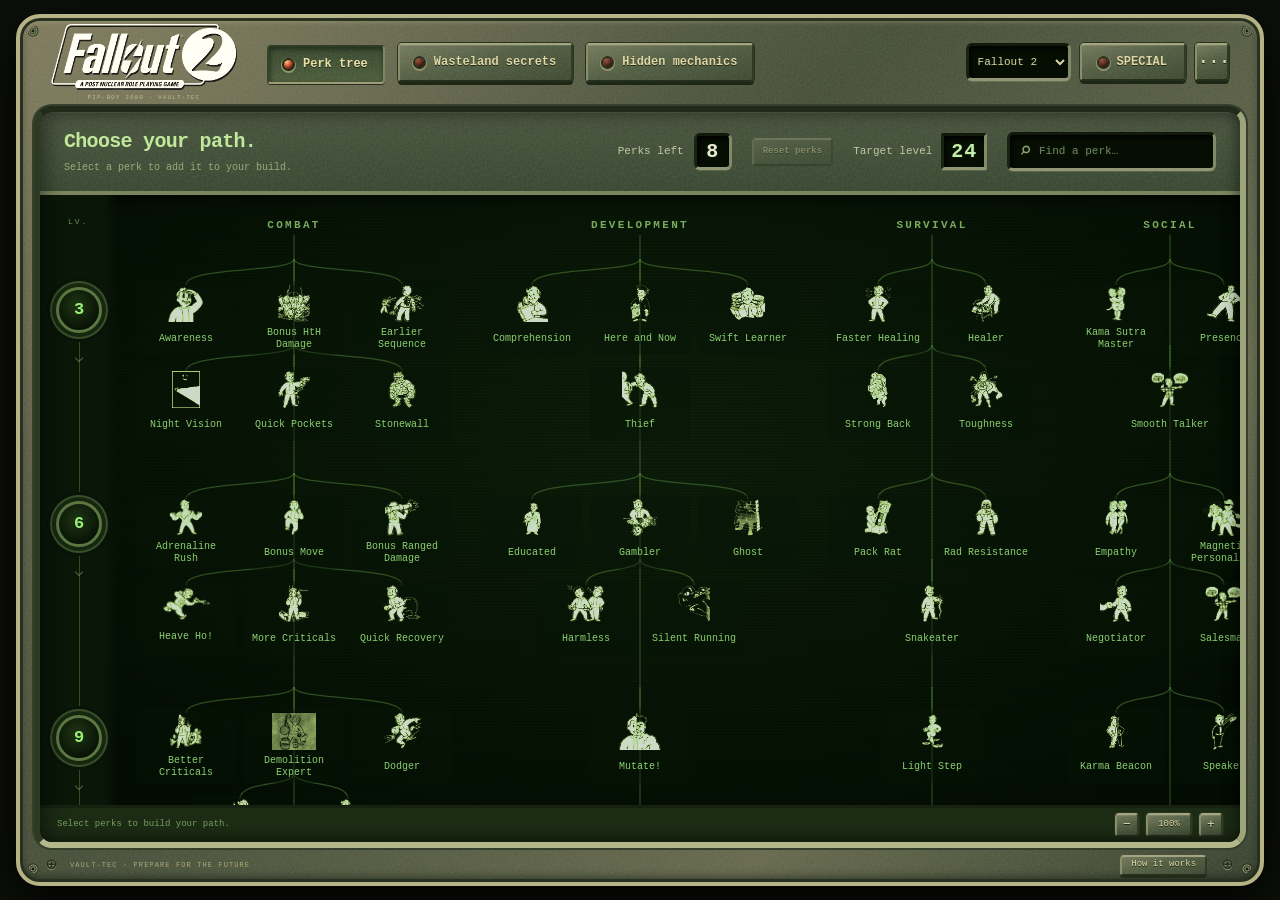
<file: index.html>
<!doctype html>
<html lang="en">
<head>
  <meta charset="utf-8">
  <meta name="viewport" content="width=device-width, initial-scale=1">
  <meta name="theme-color" content="#20271f">
  <meta name="description" content="An offline Fallout 1 and Fallout 2 perk tree and character build planner.">
  <title>Fallout 2 · Perk Planner</title>
  <link rel="stylesheet" href="styles.css?v=9b3b60811dff">
  <link rel="stylesheet" href="tree.css?v=6f67f9fd2664">
  <link rel="stylesheet" href="pipboy.css?v=9ef65644df32">
  <script defer src="data.js?v=2eb8fb85fd30"></script>
  <script defer src="fallout1-data.js?v=6dfb312506f7"></script>
  <script defer src="mechanics.js?v=7edeee1583d0"></script>
  <script defer src="engine.js?v=21d0af8a2d10"></script>
  <script defer src="app.js?v=19185a6eefec"></script>
</head>
<body>
  <div class="chassis">
    <header class="masthead">
      <a class="brand" href="#" aria-label="Fallout 2 perk planner"><span><img id="fallout1-logo" class="brand-logo" src="branding/fallout1-logo.png" alt="Fallout" hidden><img id="fallout2-logo" class="brand-logo" src="branding/fallout2-logo.png" alt="Fallout 2"><span class="device-model">PIP-BOY 2000 · VAULT-TEC</span></span></a>
      <nav class="tabs" aria-label="Sections"><button data-tab="build" class="tab active" aria-selected="true">Perk tree</button><button data-tab="secrets" class="tab" aria-selected="false"><span class="tab-long">Wasteland secrets</span><span class="tab-short">Secrets</span></button><button data-tab="mechanics" class="tab" aria-selected="false"><span class="tab-long">Hidden mechanics</span><span class="tab-short">Mechanics</span></button></nav>
      <div class="header-actions"><select id="game-select" aria-label="Game" title="Switch game; each has a separate saved build"><option value="fallout1">Fallout 1</option><option value="fallout2" selected>Fallout 2</option></select><button id="open-build" class="metal-button" data-open="character-dialog">SPECIAL</button><button class="icon-button more-button" data-open="file-dialog" aria-label="Save, load and help" title="Save, load and help">···</button></div>
    </header>
    <main>
      <div id="build-view" class="tab-view">
        <section class="tree-toolbar" aria-label="Tree settings">
          <div class="tree-intro"><h1>Choose your path.</h1><p>Select a perk to add it to your build.</p></div>
          <div class="tree-options"><div class="perk-budget" id="perk-budget" role="status">Perks left <strong id="perk-available">8</strong></div><button id="reset-perks" class="metal-button reset-button" title="Clear all selected perks and ranks">Reset perks</button><label class="target-control">Target level <input id="target-level" type="number" min="2" max="99" value="24" aria-label="Target level"></label><label class="search-field"><span aria-hidden="true">⌕</span><input id="perk-search" type="search" placeholder="Find a perk…" aria-label="Find a perk in the tree"></label></div>
        </section>
        <section class="tree-shell" aria-label="Perk tree">
          <div id="map-scroll" class="map-scroll" tabindex="0" aria-label="Vertical perk tree. Levels on the left, development branches on the right."><div id="level-map" class="level-map"></div></div>
          <div class="tree-bottom"><span id="tree-selection-hint">Select perks to build your path.</span><div class="zoom-controls"><button id="zoom-out" aria-label="Zoom out">−</button><button id="zoom-reset" title="Reset zoom"><span id="zoom-label">100%</span></button><button id="zoom-in" aria-label="Zoom in">+</button></div></div>
        </section>
      </div>
      <section id="secrets-view" class="tab-view" hidden><div class="archive-intro"><span class="eyebrow">SOME REWARDS TAKE MORE THAN LEVELS</span><h2 id="archive-title">The wasteland has its own rewards.</h2><p id="archive-description">Event perks, implants and unusual reputations. These use no perk picks. Mark what you find in this separate checklist.</p></div><div class="archive-toolbar"><label class="search-field"><span>⌕</span><input id="secret-search" type="search" placeholder="Name or location…" aria-label="Search event perks"></label><div class="section-actions"><span id="secret-counter"></span><button id="reset-secrets" class="metal-button reset-button" title="Clear discoveries in this checklist; keep scheduled upgrades">Reset secrets</button></div></div><div id="secret-grid" class="secret-grid"></div></section>
      <section id="mechanics-view" class="tab-view" hidden><div class="archive-intro"><span class="eyebrow">THE DETAILS THE MANUAL LEFT OUT</span><h2>Know what the numbers hide.</h2><p id="mechanics-description"></p></div><div id="mechanics-grid" class="mechanics-grid"></div><p class="mechanics-footnote">Original game rules, checked against Fallout Wiki and the engine sources. Community patches can change these mechanics.</p></section>
    </main>
    <div class="bottom-rim"><span>⊕</span><span>VAULT-TEC · PREPARE FOR THE FUTURE</span><button data-open="rules-dialog" class="text-button">How it works</button><span>⊕</span></div>
  </div>

  <dialog id="character-dialog" class="drawer wide-drawer" aria-labelledby="character-title"><div class="drawer-heading"><h2 id="character-title">SPECIAL <span>Character and planned perks</span></h2><button class="close-button" data-close aria-label="Close SPECIAL" autofocus>×</button></div><div class="drawer-body character-panel">
    <div class="profile-heading"><span class="eyebrow">WASTELANDER</span><input id="character-name" aria-label="Character name" maxlength="60" value="Chosen One"></div>
    <div class="special-heading"><h2>S.P.E.C.I.A.L.</h2><div class="section-actions"><span id="special-budget"></span><button id="reset-special" class="metal-button reset-button" title="Restore base attributes to 5; keep traits and upgrades">Reset SPECIAL</button></div></div>
    <div id="special-controls" class="special-controls"></div>
    <div class="section-title"><h3>TRAITS</h3><div class="section-actions"><span id="trait-count">0 / 2</span><button id="reset-traits" class="metal-button reset-button" title="Clear starting traits; keep base attributes and planned perks">Reset traits</button></div></div>
    <div id="trait-controls" class="trait-controls"></div>
    <label id="night-person-settings" class="inline-label" hidden>Night Person timing<select id="planning-time" aria-label="Night Person planning time"><option value="day">Daytime</option><option value="night">Night · 18:00</option></select></label>
    <div class="section-title"><h3>SKILLS</h3><div class="section-actions"><span id="tag-count">0 / 3 tagged</span><button id="reset-skills" class="metal-button reset-button" title="Clear optional skill goals; keep tag skills and perk training">Reset skills</button></div></div>
    <section class="screen skills-screen"><div class="skill-point-budget" role="status" title="Planning budget: total earned by your target minus planned skill training. The separate unspent bank is what you carry at the target level; leveling caps it at 99. Assigning earlier training can use points otherwise lost to that cap."><div class="skill-point-heading"><span>Skill points left</span><small id="skill-points-level">At target level</small></div><strong id="skill-points-remaining">000</strong><div class="skill-point-breakdown"><span>Earned <b id="skill-points-earned">0</b></span><span>Spent <b id="skill-points-spent">0</b></span><span>Unspent bank <b id="skill-points-available">0</b></span><span id="skill-points-loss" hidden>Lost to cap <b id="skill-points-lost">0</b></span></div></div><div class="skills-panel-legend"><span>Tag up to 3 skills</span><span>At target → Goal</span></div><div id="skills-grid" class="skills-grid"></div><p class="section-note">Perk requirements get skill points first. Optional goals use the remaining budget.</p><details class="training-details"><summary>Training plan by level</summary><div id="training-plan"></div></details></section>
    <details class="side-details" id="operations-section"><summary><span>Operations and upgrades</span><span class="section-actions"><button id="reset-upgrades" class="metal-button reset-button" title="Clear all scheduled operations and upgrades">Reset upgrades</button></span></summary><p class="small-note">Set the first level at which an upgrade applies, before receiving skill points and choosing a perk.</p><div id="operation-controls" class="operation-controls"></div></details>
    <section class="selected-perks-section" id="selected-perks-section" aria-labelledby="selected-perks-title"><div class="section-title"><h3 id="selected-perks-title">PLANNED PERKS</h3><div class="section-actions"><span id="selected-count">0</span><button id="reset-planned-perks" class="metal-button reset-button" title="Clear all selected perks and ranks">Reset perks</button></div></div><div id="planned-picks" class="planned-picks"></div></section>
  </div></dialog>

  <dialog id="rules-dialog" class="drawer wide-drawer" aria-labelledby="rules-title"><div class="drawer-heading"><h2 id="rules-title">How it works</h2><button class="close-button" data-close aria-label="Close field manual" autofocus>×</button></div><div class="drawer-body rules-view">
    <p class="tree-rule">Levels are on the left, available perks on the right. Lines group development branches; they do not represent required perk dependencies. Click a perk to select it, and click again to remove it. The “i” button opens the perk in SPECIAL. Click a planned perk to expand its missing requirements and preparation in place. Every rank and wanted perk reserves one pick. When no picks remain, remove a perk or raise your target level. Open SPECIAL to edit your character and planned picks.</p>
    <span id="manual-game" class="eyebrow">FIELD MANUAL / FALLOUT 2</span><h2>Knowing the rules is an advantage.</h2>
    <div class="rules-grid" id="fallout1-manual" hidden>
      <article class="screen rule"><h3>01 / Fallout 1 levels and perks</h3><p>53 selectable perks, a maximum level of 21 and a pick every 3 levels, or every 4 with Skilled. Sniper and Slayer unlock at level 18. Action Boy, Bonus Move and Quick Pockets have three ranks.</p><p>The planner always banks every unused perk pick. Spend skipped picks at later eligible levels, including multiple ranks at one level. Each game keeps its own saved build.</p></article>
      <article class="screen rule"><h3>02 / Requirements and upgrades</h3><p>Active chems count toward requirements. Set Buffout, Mentats and Psycho separately for each perk.</p><p>Lorri can improve five SPECIAL stats at Lost Hills. Chuck's fortune can raise Luck; Patrick's song can raise Charisma. Schedule these in Operations and upgrades. Access, costs, dialogue checks and travel time are up to you to plan.</p></article>
      <article class="screen rule"><h3>03 / Fallout 1 skills</h3><p>Original Fallout skill formulas are used, including the rounded-down average of two associated attributes. Skills cap at 200%; each training purchase costs 1 point, and tag skills gain 2% per point. Tag! also grants its fourth skill an immediate +20%.</p><p>Skilled gives +10% to every skill and no extra income. Per-level income is 5 + 2 × permanent IN, −5 with Gifted, +2 per Educated rank. Educated also grants 2 points immediately when selected. The bank cap is 99 when leveling.</p></article>
      <article class="screen rule"><h3>04 / Traits and scope</h3><p>Night Person replaces Fallout 2's Sex Appeal. Select daytime or night at 18:00 for its Perception and Intelligence modifiers; this planning time applies throughout the build, including skill income. Mutate! uses an explicit trait replacement.</p><p>Master Thief, Medic, Mr. Fixit and Speaker use their original Fallout bonuses. Conditional bonuses from Ghost and Survivalist and Master Trader's hidden pricing bonus do not satisfy skill requirements. Books, NPC skill training, withdrawal, addiction and exploits are not modeled.</p></article>
      <article class="screen rule"><h3>05 / Sources</h3><p>Catalog and original artwork: Fallout Wiki. Numeric requirements, skill formulas, trait effects and level-up behavior were checked against fallout1-ce, which recreates the original engine.</p><ul id="source-links-fo1"></ul><p class="small-note">Data checked November 1, 2026. Fallout artwork belongs to its respective owners.</p></article>
    </div>
    <div class="rules-grid" id="fallout2-manual">
      <article class="screen rule"><h3>01 / Levels and picks</h3><p>One perk pick every 3 levels; Skilled changes the interval to 4. A perk's minimum level stays the same. You can postpone a choice, for example using the level 18 pick at level 20.</p><p>The planner always banks every unused perk pick, as modern <a href="https://github.com/sfall-team/sfall/blob/master/sfall/Modules/Perks.cpp" target="_blank" rel="noopener noreferrer">sfall</a> does. Spend skipped picks at later eligible levels, including multiple ranks at one level.</p></article>
      <article class="screen rule"><h3>02 / Chems</h3><p>SPECIAL and skill requirements use active chem effects. Set Buffout, Mentats and Psycho separately for each perk. A perk remains after the effect wears off.</p><p>The wiki confirms the chem rule; fallout2-ce checks current stats. Up to two doses of each chem and the SPECIAL cap of 10 are modeled. Withdrawal, addiction and save/load stacking are not modeled. Temporary Intelligence does not increase skill point income.</p></article>
      <article class="screen rule"><h3>03 / Skill points</h3><p>Per level: 5 + 2 × permanent IN, +5 for Skilled, −5 for Gifted, +2 per Educated rank. Educated and Gain Intelligence help from the next level. ACE upgrades apply from their specified level.</p><p>Three tag skills receive +20% and double training gains. Each training purchase costs 1 point through 100%, then 2 / 3 / 4 / 5 / 6 points above 100 / 125 / 150 / 175 / 200%. Tag! doubles invested gains in a fourth skill without another initial +20%.</p></article>
      <article class="screen rule"><h3>04 / Automatic training</h3><p>The planner trains skills ahead of upcoming perks, then works toward optional skill goals. The unspent bank is capped at 99 points. A perk whose requirements are not met grants no effects to later levels.</p><p>Calculations assume normal difficulty, training without temporary chems and a new character starting at level 1. Books, NPC training and event perk bonuses are not added automatically. The event archive is a checklist. A Zeta scan represents an explicitly selected successful outcome, not a guaranteed bonus.</p></article>
      <article class="screen rule"><h3>05 / Traits and scope</h3><p>Choose up to two traits. Mutate! requires an explicit replacement; changing Skilled changes future perk events. Here and Now grants a level already included in the target and does not create a second free pick at the same level.</p><p>SPECIAL values include starting trait bonuses. The 40-point creation budget counts base stats only. Permanent upgrades and valid Gain perks appear as a separate value at the target level when it differs. Access to cities and surgery at a chosen level is up to you to plan.</p></article>
      <article class="screen rule"><h3>06 / Sources</h3><p>The perk catalog and original artwork come from Fallout Wiki. Numeric requirements, ranks, logical “or” conditions and SPECIAL limits were checked against fallout2-ce, which recreates the original engine.</p><ul id="source-links"></ul><p class="small-note">Fallout artwork belongs to its respective owners. Each perk links to its article; source image URLs are preserved in data.js. Data checked on October 30, 2026.</p></article>
    </div>
  </div></dialog>

  <dialog id="file-dialog" class="menu-dialog" aria-labelledby="file-title"><div class="drawer-heading"><h2 id="file-title">Build and saves</h2><button class="close-button" data-close aria-label="Close menu" autofocus>×</button></div><div class="drawer-body file-actions"><button id="export" class="metal-button">↓ Save build as JSON</button><button id="import" class="metal-button">↑ Load build</button><button id="share" class="metal-button">↗ Copy build link</button><button id="new-build" class="metal-button">＋ New character</button><button data-open="rules-dialog" class="metal-button">? Rules and sources</button><p id="save-status">● LOCAL ARCHIVE</p><input type="file" id="import-file" accept="application/json,.json" hidden></div></dialog>
  <div id="toast" role="status" aria-live="polite"></div>
</body>
</html>
</file>
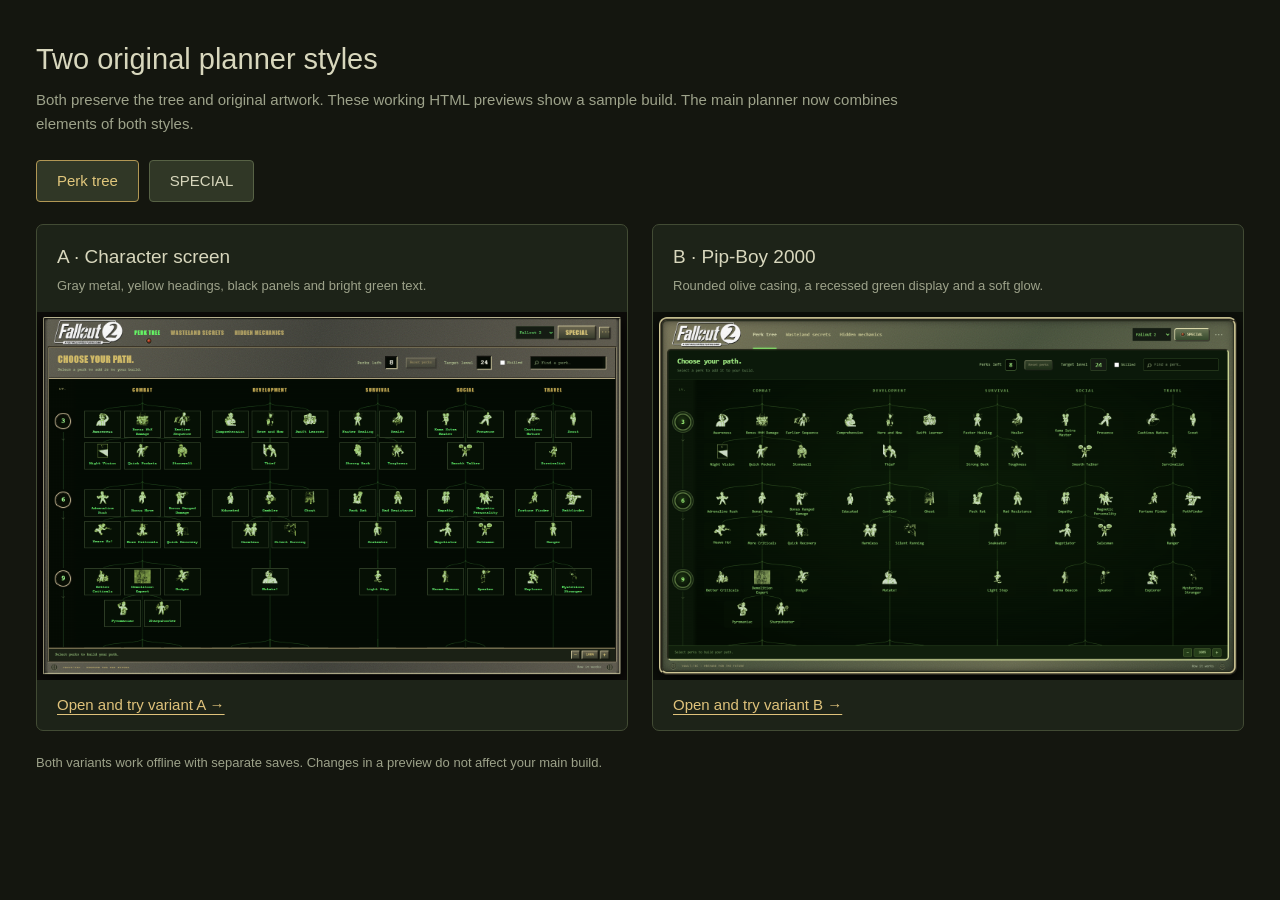
<file: previews/index.html>
<!doctype html>
<html lang="en">
<head>
  <meta charset="utf-8">
  <meta name="viewport" content="width=device-width,initial-scale=1">
  <title>Fallout 2 · Style comparison</title>
  <style>
    * { box-sizing: border-box; } body { margin: 0; padding: 36px; font: 15px/1.6 "Segoe UI", sans-serif; background: #14160f; color: #d8d7bd; }
    h1 { font-size: 29px; margin: 0 0 6px; font-weight: 500; } p { color: #9da28a; margin: 0 0 24px; max-width: 900px; }
    nav { display: flex; gap: 10px; margin-bottom: 22px; } button, a { font: inherit; } button { cursor: pointer; color: #d8d7bd; background: #303726; padding: 8px 20px; border: 1px solid #576245; border-radius: 4px; } button[aria-pressed=true] { color: #e1c77c; border-color: #b19754; }
    main { display: grid; grid-template-columns: 1fr 1fr; gap: 24px; } article { min-width: 0; border: 1px solid #424b34; background: #1d2318; border-radius: 7px; overflow: hidden; } header { padding: 17px 20px 15px; } h2 { margin: 0 0 3px; font-size: 19px; font-weight: 500; } article p { font-size: 13px; margin: 0; } img { width: 100%; display: block; } footer { padding: 13px 20px; } a { color: #dfc27b; text-underline-offset: 4px; }
    .note { margin: 22px 0 0; font-size: 13px; } @media(max-width:850px) { body { padding: 20px; } main { grid-template-columns: 1fr; } h1 { font-size: 24px; } }
  </style>
</head>
<body>
  <h1>Two original planner styles</h1>
  <p>Both preserve the tree and original artwork. These working HTML previews show a sample build. The main planner now combines elements of both styles.</p>
  <nav aria-label="Screen to compare"><button data-view="tree" aria-pressed="true">Perk tree</button><button data-view="special" aria-pressed="false">SPECIAL</button></nav>
  <main>
    <article><header><h2>A · Character screen</h2><p>Gray metal, yellow headings, black panels and bright green text.</p></header><a href="classic.html"><img id="classic-shot" src="classic-tree.png" alt="Variant A: metal interface inspired by the Fallout 1–2 character screen"></a><footer><a href="classic.html">Open and try variant A →</a></footer></article>
    <article><header><h2>B · Pip-Boy 2000</h2><p>Rounded olive casing, a recessed green display and a soft glow.</p></header><a href="pipboy.html"><img id="pipboy-shot" src="pipboy-tree.png" alt="Variant B: a Pip-Boy interface"></a><footer><a href="pipboy.html">Open and try variant B →</a></footer></article>
  </main>
  <p class="note">Both variants work offline with separate saves. Changes in a preview do not affect your main build.</p>
  <script>
    document.querySelectorAll('[data-view]').forEach(button => button.addEventListener('click', () => {
      document.querySelectorAll('[data-view]').forEach(item => item.setAttribute('aria-pressed', String(item === button)));
      ['classic', 'pipboy'].forEach(theme => document.getElementById(theme + '-shot').src = theme + '-' + button.dataset.view + '.png');
    }));
  </script>
</body>
</html>
</file>
<file: styles.css>
@charset "UTF-8";
:root{--bg:#141713;--metal:#3e4237;--ink:#b5bf99;--muted:#929a7c;--green:#b4d98c;--green-bright:#d6f5a9;--amber:#dfba68;--red:#e48f76;--line:#48503b;--screen:#171d15;--mono:"Consolas","Liberation Mono",monospace;--sans:"Arial Narrow","Segoe UI",sans-serif}
*{box-sizing:border-box}body{margin:0;background:radial-gradient(ellipse at 60% 0,#33382d,transparent 65%),#151712;color:var(--ink);font:13px/1.5 var(--mono);min-width:360px}button,input,select{font:inherit}button,a,input,select,summary{-webkit-tap-highlight-color:transparent}button{cursor:pointer}button:disabled{cursor:default;opacity:.45}button,input,select{color:inherit}button{border:1px solid var(--line);background:#272e22}button:hover{border-color:var(--green);color:var(--green-bright)}button:focus-visible,a:focus-visible,input:focus-visible,select:focus-visible,summary:focus-visible,[tabindex]:focus-visible{outline:2px solid var(--amber);outline-offset:3px}input,select{background:#151c13;border:1px solid #46503a;border-radius:2px;padding:7px;min-width:0}input[type=checkbox]{accent-color:#a9ca7c;cursor:pointer}input[type=number]{appearance:textfield;-moz-appearance:textfield}input::-webkit-inner-spin-button,input::-webkit-outer-spin-button{-webkit-appearance:none;margin:0}a{color:var(--amber);text-underline-offset:3px}h1,h2,h3,p{margin:0}h2,h3{font-size:13px;font-weight:normal}button{border-radius:2px}button:active{transform:translateY(1px)}[hidden]{display:none!important}::selection{background:#789453;color:#111}::-webkit-scrollbar{width:8px;height:9px}::-webkit-scrollbar-track{background:#10170f}::-webkit-scrollbar-thumb{background:#555d46;border:2px solid #10170f;border-radius:4px}
.chassis{max-width:1900px;margin:23px auto;border:1px solid #686b58;border-radius:12px 12px 8px 8px;padding:0 12px;background:repeating-linear-gradient(115deg,#fff0 0px,#fff0 2px,#fff1 3px,#fff0 4px),linear-gradient(100deg,#4b4d3e,#34392f 30%,#45483a 80%,#5a5c49);box-shadow:0 25px 70px #0009,inset 1px 1px 2px #b1ae7d77,inset -3px -3px 6px #111a;width:calc(100% - 40px)}
.masthead{height:112px;display:flex;align-items:center;gap:30px;padding:0 24px}.brand{display:flex;align-items:center;gap:13px;text-decoration:none;color:#dfd6ad}.brand-mark{font-family:Arial,sans-serif;font-size:55px;color:#c6ba87;filter:drop-shadow(1px 2px 1px #111)}.brand-title{display:block;font:900 42px/.9 Impact,"Arial Narrow",sans-serif;letter-spacing:-2px;text-shadow:2px 3px 0 #22271e;transform:skew(-5deg)}.brand-two{font-size:53px;letter-spacing:-4px;margin-left:4px;color:#bdb48d}.brand-sub{display:block;font:8px var(--mono);letter-spacing:2px;margin-top:9px}.header-note{font-size:10px;letter-spacing:1px;color:#c0c1a5;border-left:1px solid #7b806055;padding-left:26px}.serial{display:block;color:#92967e;font-size:9px;margin-top:5px}.led{display:inline-block;width:6px;height:6px;background:#a7c27b;box-shadow:0 0 7px #b0d588aa;border-radius:50%;margin-right:6px}.file-actions{display:flex;gap:8px;margin-left:auto}.metal-button{background:linear-gradient(#525545,#353b2e);border:1px solid #767a60;box-shadow:inset 1px 1px #a2a38744,1px 2px #1a2019aa;padding:8px 12px;font-size:11px;color:#d9d5b4}.terminal-strip{margin:0 0 1px;padding:7px 18px;display:flex;justify-content:space-between;background:#22281f;border:1px solid #62694d;box-shadow:inset 0 1px 5px #0006;font-size:9px;letter-spacing:1.7px;color:#9da783}.terminal-strip #save-status{letter-spacing:.6px;color:#a6bd88}.layout{display:grid;grid-template-columns:256px 1fr;background:#252c22;border:1px solid #11190e;box-shadow:0 0 0 1px #6b7151aa}.character-panel{border-right:1px solid #545d40;background:linear-gradient(90deg,#2d3528,#252d22);padding:0 17px;position:relative}.plate-label{display:flex;justify-content:space-between;align-items:center;margin:0 -17px;padding:8px 17px;border-bottom:1px solid #4b533c;background:#363d2e;font-size:10px;letter-spacing:1px;color:#bdc29d}.screw{color:#181f14;font-size:17px;text-shadow:0 1px #6e7553}.profile-heading{margin:21px 0}.eyebrow{font-size:9px;letter-spacing:1.6px;color:var(--muted)}.profile-heading input{width:100%;padding:3px 0 7px;background:transparent;border:0;border-bottom:1px solid #596346;color:#d1dab3;font:24px var(--sans);font-weight:600;border-radius:0;letter-spacing:.5px;margin-top:3px}.special-heading{display:flex;align-items:center;justify-content:space-between;margin-bottom:12px}.special-heading h2{font-size:17px;letter-spacing:2px;color:#d8cea2}.special-heading>span{font-size:10px;color:var(--amber)}.special-row{display:grid;grid-template-columns:28px 1fr 20px 25px 20px 27px;align-items:center;gap:3px;min-height:39px;border-bottom:1px solid #48513b77}.special-letter{font:23px Impact,var(--sans);color:#c4cda4}.special-name{font-size:10px;color:#a7b08c}.special-row button{height:21px;padding:0;color:#c9d5a7;background:#303b27;border-color:#4e5b3d}.special-row input{text-align:center;padding:1px 0;width:25px;background:#11190f;border-color:#11190f;color:#c4dfa2}.effective-stat{color:#c4dfa2;text-align:right;font-size:16px}.stat-improved{color:var(--amber)}.small-note{font-size:10px;line-height:1.65;color:var(--muted);margin-top:10px}.section-title{display:flex;justify-content:space-between;margin:24px 0 10px;align-items:center;letter-spacing:1px}.section-title h3{color:#c3cba8;font-size:11px}.section-title>span{font-size:10px;color:var(--muted)}.trait-controls{display:grid;gap:5px}.trait-option{display:flex;align-items:center;gap:7px;padding:4px 0;font-size:11px}.trait-option input{margin:0}.trait-option span{display:block}.trait-option small{font-size:9px;color:var(--muted)}.trait-selected{color:var(--green)}.trait-others{border:0;margin-top:4px;color:var(--muted);font-size:10px}.trait-others summary{padding:6px 0}.side-details{border-top:1px solid #4c563c;margin-top:17px;padding-top:12px}.side-details>summary{cursor:pointer;font-size:10px;color:#bdc7a0;letter-spacing:.3px}.side-details summary::marker{color:#809063}.side-details[open]>summary{color:var(--amber);margin-bottom:12px}.tag-controls{display:grid;gap:6px;font-size:10px}.tag-controls label{display:flex;align-items:center;gap:5px}.operation-option{font-size:10px;padding:9px 0;border-bottom:1px solid #3f4933}.operation-option label{display:flex;gap:5px;align-items:center}.operation-option .op-level{margin:5px 0 0 20px;display:flex;gap:7px;align-items:center;color:var(--muted)}.operation-option input[type=number]{width:45px;padding:2px 5px}.operation-option small{display:block;color:var(--muted);line-height:1.6;margin-left:20px;margin-top:5px}.inline-label{display:flex;align-items:center;justify-content:space-between;gap:10px;margin:12px 0;font-size:10px}.inline-label input{width:70px}.stack-label{display:grid;gap:7px;font-size:10px;color:var(--muted)}.stack-label select{width:100%;color:var(--ink);font-size:11px}.text-button{display:block;padding:4px 0;border:0;background:none;font-size:10px;text-align:left;color:var(--muted)}.danger-text{color:var(--red)}.sidebar-bottom{display:flex;align-items:center;gap:9px;color:#879373;font-size:8px;line-height:1.8;margin:30px 0 25px}.vault-number{font:24px Impact,var(--sans);border:2px solid #7f8b69;border-radius:50%;width:43px;height:43px;display:grid;place-items:center;flex-shrink:0}main{min-width:0;background:radial-gradient(ellipse at 100% 0,#363e2b44,transparent 50%),#20271e;padding:0 24px}.intro{display:flex;justify-content:space-between;align-items:center;gap:20px;padding:28px 0 23px}.intro h1{font:600 clamp(20px,2vw,29px)/1.25 var(--sans);letter-spacing:-.6px;color:#ded9b7;margin:8px 0 9px}.intro p{font-size:11px;color:#99a584}.target-dial{flex-shrink:0;text-align:center;padding:0 0 0 22px;border-left:1px solid #4b553c}.target-dial label{font-size:9px;letter-spacing:1.1px;color:#b9bf9a}.target-dial>div{display:flex;align-items:center;justify-content:center;gap:9px}.target-dial input{width:72px;background:#10180e;border:1px solid #46513a;color:var(--amber);font:42px/.9 Impact,var(--mono);text-align:center;padding:1px 4px;margin:7px 0;box-shadow:inset 1px 2px 7px #0008;text-shadow:0 0 12px #d8b95733}.target-dial button{width:21px;height:23px;padding:0;color:#a4b38d}.target-dial>span{font-size:8px;letter-spacing:.4px;color:var(--muted)}.tabs{display:flex;border-bottom:1px solid #66734e;gap:23px;margin-bottom:19px}.tab{border:0;background:none;position:relative;border-radius:0;color:#8f9d7b;padding:11px 0;font-size:11px;letter-spacing:1px}.tab.active{color:#d4d6ab}.tab.active:after{content:"";position:absolute;bottom:-1px;left:0;right:0;height:3px;background:var(--amber);box-shadow:0 -2px 10px #dcbd5e18}.tab span{font-size:8px;opacity:.5;margin-left:8px}.summary-grid{display:grid;grid-template-columns:repeat(4,1fr);gap:9px;margin-bottom:18px}.summary-item{border:1px solid #414d33;background:linear-gradient(135deg,#303a28,#242d20);padding:12px 13px;position:relative}.summary-item:before{content:"";position:absolute;top:0;left:0;width:2px;height:100%;background:#6a8250}.summary-item>span{display:block;font-size:9px;letter-spacing:.5px;color:#9daa86}.summary-item strong{font-size:24px;color:#d3dfb4;font-weight:normal;line-height:1.6}.summary-item small{font-size:10px;color:#91a17a;margin-left:5px}.summary-item .bad{color:var(--red)}.workspace{display:grid;grid-template-columns:minmax(0,1fr) 285px;gap:15px}.map-column,.inspector-column{min-width:0}.screen{background:var(--screen);border:1px solid #4c593c;box-shadow:inset 0 0 24px #060e0655,0 1px 1px #0b110aaa;border-radius:3px;overflow:hidden}.screen-heading{display:flex;justify-content:space-between;align-items:center;gap:5px;padding:11px 12px;border-bottom:1px solid #48543a;background:linear-gradient(90deg,#2c3724aa,#27301e66);min-height:40px}.screen-heading>div{display:flex;gap:8px;align-items:center}.screen-heading h2{font-size:10px;letter-spacing:1px;color:#c4d2a3}.screen-heading>span{font-size:9px;color:#889a71}.screen-dot{width:5px;height:5px;border-radius:50%;background:#a4d07b;box-shadow:0 0 6px #9ec97466;flex-shrink:0}.screen-dot.amber{background:var(--amber);box-shadow:0 0 6px #b8965266}.map-screen{position:relative;background:radial-gradient(ellipse at 50% 30%,#29392344,transparent 60%),repeating-linear-gradient(0deg,#9ac57804 0px,#9ac57804 1px,transparent 1px,transparent 4px),#141c13}.map-help{padding:10px 12px;display:flex;align-items:center;gap:8px;justify-content:space-between;font-size:9px;color:#91a579}.zoom-controls{display:flex;align-items:center;gap:5px;flex-shrink:0}.zoom-controls button{padding:0;width:21px;height:21px;font-size:12px}.zoom-controls span{font-size:9px;min-width:34px;text-align:center}.map-scroll{overflow:auto;min-height:461px;padding:12px 20px 18px;scrollbar-color:#606d4a #10180e;scroll-behavior:smooth}.level-map{display:flex;gap:36px;width:max-content;min-width:100%;padding:4px 0 0;position:relative;zoom:1}.level-map:before{content:"";position:absolute;top:26px;left:0;right:0;border-top:1px solid #66834c;box-shadow:0 0 5px #6b9c4e44}.level-tier{width:177px;flex-shrink:0;position:relative}.tier-level{display:flex;align-items:center;justify-content:center;height:43px;position:relative;z-index:1;gap:8px;margin-bottom:17px}.tier-level:after{content:"";position:absolute;width:1px;height:20px;background:#6e8952;left:50%;bottom:-17px}.level-badge{display:grid;place-items:center;font-size:16px;color:#cbdcaf;background:#1c2919;border:1px solid #6a8550;box-shadow:0 0 0 4px #172114,0 0 14px #678d4333;width:43px;height:43px;border-radius:50%;text-decoration:none}.tier-selected .level-badge{border-color:var(--amber);color:var(--amber);box-shadow:0 0 0 4px #182114,0 0 15px #d6ad4f22}.tier-title{position:absolute;left:calc(50% + 32px);font-size:8px;color:#8f9f78;white-space:nowrap;line-height:1.4}.map-card{position:relative;display:flex;flex-direction:column;align-items:center;text-align:center;width:100%;border:1px solid #526c3e;border-radius:3px;background:linear-gradient(145deg,#273521,#182316);padding:11px 9px;color:var(--green);box-shadow:inset 0 0 18px #1c2b1444;min-height:176px;transition:border-color .15s,background .15s}.map-card:hover{background:#2d3c25;border-color:#a6c37c}.map-card.selected{border:1px solid var(--amber);box-shadow:0 0 0 2px #be9b4e33,inset 0 0 20px #9d7d2111}.map-card.invalid{border-color:#ac7253}.map-card .card-caption{font-size:8px;letter-spacing:1px;color:#91a779;display:flex;justify-content:space-between;width:100%}.map-card.invalid .card-caption{color:var(--red)}.map-card img{height:82px;width:105px;object-fit:contain;margin:7px 0 3px;filter:sepia(1) saturate(1.3) hue-rotate(28deg);mix-blend-mode:screen}.map-card strong{font-size:12px;letter-spacing:.2px;font-weight:normal;line-height:1.3}.map-card small{font-size:9px;color:#a3b38c;margin-top:4px}.empty-card{border-style:dashed;min-height:176px;justify-content:center;color:#91a87a;background:#15201299}.empty-card .plus{font-size:31px;font-weight:100;line-height:1;margin-bottom:13px;color:#738c59}.empty-card strong{font-size:11px}.empty-card small{font-size:8px;line-height:1.7}.goal-card{border-color:#bfa15c;background:linear-gradient(145deg,#3b3b22,#202918)}.branch-label{text-align:center;color:#708861;font-size:8px;letter-spacing:1px;padding:21px 0 11px;position:relative}.branch-label:before{content:"";height:16px;border-left:1px dashed #445b36;position:absolute;top:0;left:50%}.branch-cards{display:flex;gap:7px;position:relative}.branch-cards:before{content:"";position:absolute;top:-6px;height:5px;left:23%;right:23%;border:1px solid #405634;border-bottom:0}.branch-card{width:85px;display:flex;flex-direction:column;align-items:center;min-height:95px;background:#1a28166b;border:1px solid #3f5531;padding:6px 3px;color:#95af7d;font-size:8px;line-height:1.35}.branch-card img{width:50px;height:47px;object-fit:contain;margin:1px 0 5px;mix-blend-mode:screen;filter:sepia(1) saturate(1.4) hue-rotate(30deg);opacity:.7}.tier-bottom{font-size:8px;text-align:center;padding-top:10px;color:#667f54}.map-legend{display:flex;gap:14px;padding:10px 12px;border-top:1px solid #38482b;font-size:8px;color:#8e9f7c;flex-wrap:wrap}.legend-dot{display:inline-block;width:5px;height:5px;margin-right:5px;border-radius:50%;vertical-align:1px}.legend-dot.good{background:#a2cb7c}.legend-dot.warn{background:var(--red)}.legend-dot.empty{border:1px solid #90a976}.catalog-screen{margin-top:15px}.catalog-tools{display:flex;gap:8px;padding:12px 12px 9px}.search-field{display:flex;gap:8px;align-items:center;padding:0 8px;background:#111a0e;border:1px solid #435633;flex:1;min-width:0;border-radius:2px}.search-field>span{font-size:21px;color:#91a977}.search-field input{border:0;background:transparent;padding:8px 0;width:100%;font-size:10px;outline-offset:5px;color:#bfcea9}.search-field input::placeholder{color:#6f8660}.catalog-tools select{font-size:10px;width:139px;padding:5px}.catalog-meta{display:flex;justify-content:space-between;gap:8px;padding:0 12px 10px;color:#859d70;font-size:9px}.catalog-meta label{display:flex;align-items:center;white-space:nowrap;font-size:9px;gap:4px}.perk-catalog{padding:0 10px 10px;display:grid;grid-template-columns:repeat(auto-fill,minmax(145px,1fr));gap:7px;max-height:416px;overflow:auto}.perk-tile{display:flex;align-items:center;gap:7px;min-height:74px;padding:8px;background:#202d1a;border:1px solid #3b5130;text-align:left;position:relative}.perk-tile.is-inspected{border-color:var(--amber);background:#343722}.perk-tile.is-blocked{background:#1b2517;border-color:#35452b}.perk-tile img{width:44px;height:50px;object-fit:contain;filter:sepia(1) saturate(1.3) hue-rotate(30deg);mix-blend-mode:screen;opacity:.8}.perk-tile .tile-name{font-size:10px;line-height:1.3;display:block;color:#c4d6a5}.perk-tile .tile-ru{font-size:8px;display:block;color:#92a77d;margin-top:3px}.perk-tile .tile-level{font-size:8px;color:#839d6d;display:block;margin-top:4px}.perk-tile.is-blocked .tile-level{color:#b38a63}.perk-tile .tile-dot{position:absolute;top:6px;right:6px;width:4px;height:4px;background:#a7cd80;border-radius:50%}.perk-tile.is-blocked .tile-dot{background:#aa7757}.goal-panel{border-color:#74643c}.goal-panel .screen-heading{border-bottom-color:#5f5736;background:#3a392266}.goal-body{padding:13px}.goal-portrait{display:flex;gap:10px;align-items:center;margin:16px 0}.goal-portrait img{width:68px;height:68px;object-fit:contain;mix-blend-mode:screen;filter:sepia(1) saturate(1.3) hue-rotate(17deg)}.goal-portrait strong{font-size:15px;color:#d8cd99;font-weight:normal;line-height:1.3}.goal-portrait small{display:block;color:#9b9f7c;font-size:9px;margin-top:4px}.status-line{font-size:10px;display:flex;align-items:center;gap:7px;line-height:1.6}.status-line.good{color:var(--green)}.status-line.warn{color:var(--amber)}.status-line.bad{color:var(--red)}.goal-note{font-size:10px;color:#9aaa85;line-height:1.8;margin-top:8px}.primary-button{width:100%;padding:9px 10px;background:linear-gradient(#798449,#586731);border:1px solid #b2ba7c;color:#111b0b;font-size:10px;letter-spacing:.6px;box-shadow:inset 0 1px #ccce8955,0 2px #0c140aaa;margin-top:12px;font-weight:bold}.primary-button:hover{color:#e8eac1;background:#697e3d}.amber-button{background:linear-gradient(#aa9253,#81703f);border-color:#c6af70;color:#1d1c10}.inspector-panel{margin-top:15px}.inspector-body{padding:13px}.inspect-hero{display:flex;align-items:center;gap:10px;margin-bottom:13px}.inspect-hero img{height:85px;width:85px;object-fit:contain;mix-blend-mode:screen;filter:sepia(1) saturate(1.4) hue-rotate(28deg)}.inspect-hero h3{font-size:17px;color:#d0dbb0;line-height:1.2}.inspect-hero small{font-size:9px;color:#8fa57a;display:block;margin-top:5px}.perk-description{color:#a5b38f;font-size:10px;line-height:1.8;padding-bottom:13px;border-bottom:1px solid #3b4a2f;margin-bottom:13px}.slot-settings{display:grid;gap:8px;margin-bottom:14px}.slot-settings .inline-label{margin:0}.slot-settings input{padding:3px;width:54px}.requirements-title{font-size:9px;letter-spacing:1px;margin-bottom:8px;color:#c1cda0}.requirement{display:flex;align-items:flex-start;gap:7px;font-size:10px;padding:5px 0;border-bottom:1px solid #283821}.requirement .req-icon{color:#a5c980;font-size:11px}.requirement.unmet .req-icon{color:var(--red)}.requirement.unmet{color:#dab18a}.requirement .req-values{margin-left:auto;white-space:nowrap}.requirement .req-actual{color:#a4c286}.requirement.unmet .req-actual{color:var(--red)}.requirement .req-name{color:#96a77e}.requirements-or{font-size:9px;color:var(--amber);padding:7px 0}.remedy{border-left:2px solid #8b7845;padding:8px 9px;margin-top:9px;background:#37362155;font-size:9px;line-height:1.8;color:#b3af85}.remedy strong{font-weight:normal;color:#dcc68c}.boost-options{margin-top:12px}.boost-options summary{font-size:10px;color:var(--amber);cursor:pointer}.boost-row{display:flex;align-items:center;justify-content:space-between;gap:7px;margin:8px 0;font-size:10px}.boost-row select{width:53px;padding:2px 4px}.boost-row small{display:block;color:#7d956b;font-size:8px;margin-top:2px}.extra-options{padding-top:8px}.extra-options select{font-size:10px;width:100%}.inspector-actions{display:flex;align-items:center;gap:10px;justify-content:space-between;margin-top:10px}.inspector-actions a{font-size:9px}.inspector-actions button{font-size:9px;padding:3px 5px;border:0;background:transparent;color:var(--red)}.empty-inspector{padding:24px 16px;font-size:11px;color:#91a77b;text-align:center}.diagnostics{margin-top:15px}.diagnostics #diagnostics{padding:12px;font-size:10px;line-height:1.8}.journal-item{padding:6px 0;color:#a4b48d}.journal-item+.journal-item{border-top:1px dashed #3d4e30}.journal-item.issue{color:var(--red)}.journal-item.warning{color:#c6b079}.skills-screen{margin-top:18px}.section-note{font-size:10px;color:#91a37b;padding:12px 15px 2px;line-height:1.8}.skills-grid{display:grid;grid-template-columns:repeat(3,1fr);gap:0 22px;padding:8px 15px 16px}.skill-row{display:flex;align-items:center;justify-content:space-between;gap:5px;padding:8px 0;border-bottom:1px solid #33442a;font-size:10px;position:relative}.skill-label small{display:block;font-size:8px;color:#798f65}.skill-values{display:flex;align-items:center;gap:7px;flex-shrink:0}.skill-values>strong{font-weight:normal;color:#b4d58d;font-size:12px;min-width:34px;text-align:right}.skill-values input{width:42px;text-align:center;padding:3px;font-size:10px}.skill-tag{color:#d8ba6e}.skill-values input::placeholder{color:#56674b}.skill-missing{color:var(--red)!important}.archive-intro{padding:14px 0 24px;max-width:700px}.archive-intro h2,.rules-view>h2{font:600 28px var(--sans);color:#d9d6b0;letter-spacing:-.5px;margin:8px 0 14px}.archive-intro p{font-size:12px;line-height:1.9;color:#a8b38e}.archive-toolbar{display:flex;gap:20px;align-items:center;justify-content:space-between;margin-bottom:18px}.archive-toolbar .search-field{max-width:400px}.archive-toolbar>span{font-size:10px;color:var(--amber)}.secret-grid{display:grid;grid-template-columns:repeat(auto-fill,minmax(250px,1fr));gap:14px}.secret-card{border:1px solid #4d5c3d;background:linear-gradient(145deg,#2c3726,#1c2519);padding:16px;position:relative}.secret-card.collected{border-color:#a2ba75}.secret-type{font-size:8px;letter-spacing:1.5px;color:#b8ad74}.secret-top{display:flex;gap:15px;align-items:center;margin:12px 0}.secret-top img{width:83px;height:90px;object-fit:contain;filter:sepia(1) saturate(.8);mix-blend-mode:screen}.secret-top h3{font-size:17px;line-height:1.2;color:#cbd5ac}.secret-top small{font-size:9px;color:#8d9e78;display:block;margin-top:5px}.secret-card .location{font-size:10px;color:var(--amber);margin-bottom:11px}.secret-card p{font-size:11px;line-height:1.8;color:#acb896}.secret-card .secret-effect{color:#c1d3a1;margin-top:12px;padding-top:10px;border-top:1px solid #455137;font-size:10px}.secret-actions{display:flex;align-items:center;justify-content:space-between;margin-top:15px;font-size:9px}.secret-actions label{display:flex;gap:4px;align-items:center}.rules-view{padding:15px 0}.rules-grid{display:grid;grid-template-columns:repeat(2,1fr);gap:15px;margin-top:22px}.rule{padding:20px}.rule h3{color:#d9c68a;font-size:12px;margin-bottom:12px}.rule p{font-size:11px;line-height:1.9;color:#acb896}.rule p+p{margin-top:10px}.rule ul{padding-left:17px;font-size:10px;line-height:2}.rule li{overflow-wrap:anywhere}footer{display:flex;justify-content:space-between;align-items:center;gap:12px;padding:24px 0 20px;font-size:8px;letter-spacing:.8px;color:#6c7d5c}footer .led{width:4px;height:4px;box-shadow:none;margin-left:6px;margin-right:0}.bottom-rim{height:29px;display:flex;align-items:center;justify-content:space-between;padding:0 8px;color:#9b9c7c;font-size:8px;letter-spacing:1px}.bottom-rim>span:first-child,.bottom-rim>span:last-child{font-size:18px;color:#252a1e;text-shadow:0 1px #878c69}#toast{position:fixed;bottom:25px;left:50%;transform:translate(-50%,20px);padding:12px 20px;background:#313f25;border:1px solid #9bb377;color:#d6e8b8;box-shadow:0 5px 25px #0009;z-index:20;opacity:0;pointer-events:none;transition:opacity .2s,transform .2s;font-size:12px;max-width:90vw;text-align:center}#toast.visible{opacity:1;transform:translate(-50%,0)}.no-results{font-size:11px;color:#8ea177;padding:30px 10px;grid-column:1/-1;text-align:center}
@media(min-width:1650px){.layout{grid-template-columns:280px 1fr}.character-panel{padding:0 22px}.plate-label{margin:0 -22px;padding:8px 22px}.workspace{grid-template-columns:minmax(0,1fr) 318px}.perk-catalog{grid-template-columns:repeat(auto-fill,minmax(170px,1fr))}.intro{padding:32px 0}.inspector-body{padding:16px}.goal-body{padding:16px}}
@media(max-width:1200px){.chassis{width:calc(100% - 20px);margin:10px auto;padding:0 8px}.masthead{padding:0 13px;gap:18px;height:100px}.header-note{font-size:8px;padding-left:18px}.metal-button{padding:7px 8px;font-size:10px}.layout{grid-template-columns:225px 1fr}.character-panel{padding:0 12px}.plate-label{margin:0 -12px;padding:8px 12px}main{padding:0 15px}.workspace{grid-template-columns:minmax(0,1fr) 260px;gap:11px}.intro h1{font-size:24px}.target-dial{padding-left:13px}.special-row{grid-template-columns:23px 1fr 18px 23px 18px 23px;gap:2px}.special-row input{width:23px}.special-name{font-size:9px}.tabs{gap:18px}.tab{font-size:10px;letter-spacing:.5px}.summary-item{padding:9px}.summary-item>span{font-size:8px}.map-help>span{max-width:165px}.catalog-tools{flex-wrap:wrap}.catalog-tools select{width:100%}.skills-grid{grid-template-columns:repeat(2,1fr)}.catalog-meta{flex-wrap:wrap;gap:4px}.perk-catalog{grid-template-columns:repeat(auto-fill,minmax(133px,1fr))}}
@media(max-width:1000px){.header-note{display:none}.workspace{grid-template-columns:minmax(0,1fr)}.inspector-column{display:grid;grid-template-columns:1fr 1fr;gap:12px;align-items:start}.inspector-panel{margin-top:0}.diagnostics{grid-column:1/-1;margin-top:0}.catalog-tools{flex-wrap:nowrap}.catalog-tools select{width:145px}.perk-catalog{max-height:300px}.map-help>span{max-width:none}.map-scroll{min-height:445px}.intro h1{font-size:23px}.summary-item strong{font-size:20px}.summary-item small{display:block;margin-left:0;font-size:9px}.summary-grid{gap:6px}.tabs{justify-content:space-between;gap:8px}.tab span{display:none}.rules-grid{grid-template-columns:1fr}}
@media(max-width:720px){body{font-size:12px}.chassis{width:calc(100% - 12px);margin:6px auto;padding:0 5px;border-radius:7px}.masthead{height:88px;gap:10px;padding:0 9px;flex-wrap:wrap;align-content:center;justify-content:space-between}.brand-mark{font-size:40px}.brand{gap:8px}.brand-title{font-size:31px}.brand-two{font-size:39px}.brand-sub{font-size:6px;letter-spacing:1px;margin-top:5px}.file-actions{gap:4px;margin-left:0}.metal-button{font-size:0;padding:7px;width:31px}.metal-button:first-letter{font-size:16px}.terminal-strip{font-size:7px;letter-spacing:.6px;padding:7px 8px}.terminal-strip>span:first-child{max-width:180px}.layout{grid-template-columns:1fr}.character-panel{border-right:0;border-bottom:1px solid #596647;padding:0 14px 13px;display:grid;grid-template-columns:1fr 1fr;gap:0 16px}.plate-label{grid-column:1/-1;margin:0 -14px;padding:5px 14px}.profile-heading{grid-column:1/-1;margin:12px 0}.profile-heading input{font-size:21px;padding-bottom:3px}.special-heading{grid-column:1/-1;margin-bottom:4px}.special-controls{grid-column:1/-1;display:grid;grid-template-columns:1fr 1fr;gap:0 15px}.special-row{grid-template-columns:20px 1fr 18px 22px 18px 21px;min-height:35px}.special-letter{font-size:20px}.special-name{font-size:9px}.character-panel>.small-note{grid-column:1/-1;font-size:9px}.section-title{grid-column:1/-1;margin:14px 0 6px}.trait-controls{grid-column:1/-1;display:flex;flex-wrap:wrap;gap:0 14px}.trait-option{font-size:10px}.trait-option small{font-size:8px}.trait-others{width:100%;margin-top:0}.trait-others>div{display:grid;grid-template-columns:1fr 1fr}.side-details{grid-column:1/-1;margin-top:9px;padding-top:8px}.side-details>summary{font-size:10px}.sidebar-bottom{display:none}main{padding:0 12px}.intro{padding:20px 0 18px;gap:10px;align-items:flex-start}.intro .eyebrow{font-size:7px;letter-spacing:.6px}.intro h1{font-size:21px;line-height:1.25;max-width:230px;margin:7px 0}.intro p{font-size:9px;max-width:200px;line-height:1.7}.target-dial{padding-left:11px;max-width:121px}.target-dial label{font-size:8px;letter-spacing:.5px}.target-dial input{font-size:35px;width:54px}.target-dial>div{gap:5px}.target-dial>span{font-size:6px}.target-dial button{width:17px;height:21px}.tabs{gap:8px;margin-bottom:13px}.tab{font-size:8px;letter-spacing:.4px;padding:10px 0}.summary-grid{grid-template-columns:1fr 1fr;gap:7px;margin-bottom:13px}.summary-item{padding:7px 10px}.summary-item>span{font-size:8px}.summary-item strong{font-size:22px}.summary-item small{display:inline;font-size:9px;margin-left:5px}.map-help{font-size:8px}.map-help>span{max-width:190px}.screen-heading{padding:10px}.screen-heading h2{font-size:9px;letter-spacing:.7px}.screen-heading>span{font-size:8px}.map-scroll{padding:10px 14px 15px;min-height:427px}.level-tier{width:157px}.level-map{gap:27px}.map-card{min-height:169px}.map-card img{height:76px}.branch-card{width:75px;min-height:88px}.branch-card img{height:40px}.map-legend{gap:8px;font-size:7px}.catalog-tools{padding:10px;gap:5px}.catalog-tools select{width:110px;font-size:9px}.search-field input{font-size:9px}.perk-catalog{grid-template-columns:1fr 1fr;max-height:340px}.perk-tile{padding:7px;gap:6px;min-height:79px}.perk-tile img{width:34px;height:44px}.perk-tile .tile-name{font-size:9px}.perk-tile .tile-ru{font-size:8px}.perk-tile .tile-level{font-size:7px}.catalog-meta{font-size:8px}.inspector-column{grid-template-columns:1fr}.diagnostics{grid-column:auto}.skills-grid{grid-template-columns:1fr;padding:6px 12px 14px}.skill-row{padding:9px 0}.skills-screen{margin-top:13px}.archive-intro h2,.rules-view>h2{font-size:25px}.archive-intro p{font-size:11px}.secret-grid{grid-template-columns:1fr}.archive-toolbar{flex-wrap:wrap;gap:10px}.archive-toolbar .search-field{flex-basis:100%}.rule{padding:15px}footer{font-size:7px;flex-direction:column;align-items:flex-start;gap:8px;padding:20px 0}.bottom-rim{font-size:6px;letter-spacing:.4px}.map-legend span{white-space:nowrap}}
img[src$="gain-perception.png"],img[src$="gain-endurance.png"],img[src$="gain-charisma.png"],img[src$="gain-intelligence.png"],img[src$="gain-agility.png"],img[src$="gain-luck.png"],img[src$="master-trader.png"],img[src$="sniper.png"]{filter:invert(1) sepia(1) saturate(1.3) hue-rotate(28deg)}
.training-details{border-top:1px solid #425236;margin:0 15px 16px;padding-top:10px}.training-details summary{cursor:pointer;color:var(--amber);font-size:10px}.training-details>div{overflow:auto;max-height:320px;margin-top:10px}.training-details table{border-collapse:collapse;width:100%;text-align:left;font-size:10px}.training-details th{font-weight:normal;color:#d2d4aa;background:#273420;position:sticky;top:0}.training-details td,.training-details th{padding:7px 9px;border-bottom:1px solid #35492b}.training-details td:first-child{color:var(--amber)}.training-details td:nth-child(2){min-width:160px}.training-details .danger-text{font-size:9px}
@media(prefers-reduced-motion:reduce){*{scroll-behavior:auto!important;transition:none!important}}
</file>
<file: tree.css>
/* The perk tree is the first screen. Shared card and calculation styles are in styles.css. */
body { min-width: 340px; }
.chassis {
  display: grid;
  grid-template-rows: 72px minmax(0, 1fr) 28px;
  width: calc(100% - 32px);
  height: calc(100dvh - 28px);
  margin: 14px auto;
  padding: 0 8px;
  border-radius: 9px;
}
.masthead { height: auto; gap: 38px; padding: 0 18px; }
.brand { gap: 9px; flex-shrink: 0; }
.brand-mark { font-size: 38px; }
.brand-title { font-size: 32px; letter-spacing: -1.5px; }
.brand-two { font-size: 41px; }
.tabs { gap: 25px; align-self: stretch; align-items: stretch; margin: 0; border: 0; }
.tab { font-size: 11px; letter-spacing: 0; text-transform: none; color: #9ba78a; padding: 0; }
.tab.active { color: #e0dbb3; }
.tab.active::after { height: 2px; bottom: 0; box-shadow: none; }
.tabs .tab>span { display: inline; font: inherit; opacity: 1; margin: 0; }
.tabs .tab>.tab-short { display: none; }
.header-actions { display: flex; align-items: center; gap: 9px; margin-left: auto; }
.metal-button { padding: 8px 13px; font-size: 11px; border-radius: 3px; }
.build-button { display: flex; align-items: center; gap: 9px; }
.build-button span { display: inline-grid; place-items: center; border: 1px solid #6c7956; border-radius: 50%; width: 18px; height: 18px; font-size: 9px; color: #aebc95; }
.build-button.has-selection { border-color: #a28e52; color: #e0c98e; }
.build-button.has-selection span { border-color: #a28e52; color: var(--amber); }
.icon-button { width: 30px; height: 32px; background: transparent; border-color: transparent; font-size: 24px; line-height: 1; padding: 0 0 11px; color: #aeb799; }
main { min-width: 0; min-height: 0; padding: 0; background: #1d261a; border: 1px solid #4c5a3d; box-shadow: inset 0 0 0 1px #10170d; }
.tab-view { height: 100%; min-height: 0; }
#build-view { display: flex; flex-direction: column; }
.tree-toolbar { padding: 18px 24px; display: flex; align-items: center; gap: 25px; border-bottom: 1px solid #3b4930; background: #26302066; }
.tree-intro { flex: 1; }
.tree-intro h1 { font: 500 22px/1.3 var(--sans); color: #d6dbbe; letter-spacing: -.4px; }
.tree-intro p { color: #8d9d7d; font-size: 10px; margin-top: 4px; }
.tree-options { display: flex; align-items: center; gap: 22px; }
.perk-budget { display: flex; align-items: center; gap: 10px; white-space: nowrap; font-size: 11px; color: #b7c4a3; }
.perk-budget strong { display: grid; place-items: center; min-width: 30px; height: 30px; padding: 0 5px; border: 1px solid #7f8a57; color: #e2ca82; font-size: 17px; font-weight: normal; background: #1a2415; }
.perk-budget.budget-empty strong { color: #8f9c7e; border-color: #4b583c; }
.target-control { display: flex; align-items: center; gap: 9px; font-size: 11px; color: #adb99c; white-space: nowrap; }
.target-control input { width: 42px; text-align: center; color: var(--amber); font-size: 17px; padding: 3px 4px; }
.tree-options .search-field { flex: none; gap: 7px; padding: 0 9px; background: #182113; border: 1px solid #455537; border-radius: 3px; }
.tree-options .search-field input { width: 165px; font-size: 11px; padding: 7px 0; }
.search-field input:focus-visible { outline: none; }
.search-field:focus-within { box-shadow: inset 0 0 0 1px #8dad6b; }
.tree-options .reset-button, .section-actions .reset-button { width: auto; height: 28px; flex-shrink: 0; white-space: nowrap; font-size: 9px; padding: 5px 9px; }
.section-actions { display: flex; align-items: center; gap: 12px; }
.section-actions>span { font-size: 10px; color: var(--muted); }
#special-budget, #secret-counter { color: var(--amber); }
#special-budget.danger-text { color: var(--red); }
.drawer .special-heading, .drawer .section-title { flex-wrap: wrap; gap: 10px; }
.drawer .special-heading .section-actions { margin-left: auto; }
.drawer .side-details>summary .section-actions { margin-left: auto; }
.drawer .side-details>summary:has(.section-actions)::after { margin-left: 0; }
.drawer .side-details>summary:has(.section-actions) { flex-wrap: wrap; }
.tree-shell { display: grid; grid-template-rows: minmax(0, 1fr) 37px; flex: 1; min-height: 0; }
.map-scroll { position: relative; overflow: auto; min-height: 0; padding: 0; overscroll-behavior: contain; scroll-behavior: auto; background: radial-gradient(ellipse at 55% 25%, #354e2833, transparent 75%), repeating-linear-gradient(0deg, #9fc17c03 0px, #9fc17c03 1px, transparent 1px, transparent 4px), #182115; }
.level-map { position: relative; display: flex; min-height: 100%; min-width: 0; gap: 0; padding: 0; }
.level-map::before { display: none; }
.level-axis { width: 78px; flex-shrink: 0; position: sticky; left: 0; z-index: 3; background: linear-gradient(90deg, #1b2417 83%, #1b2417ee 93%, #1b241700); }
.axis-heading { position: absolute; left: 28px; top: 21px; font-size: 8px; letter-spacing: 2px; color: #778968; }
.axis-line { position: absolute; width: 1px; left: 39px; background: #72885a77; }
.axis-stop { position: absolute; left: 16px; }
.axis-stop::after { content: ""; position: absolute; width: 5px; height: 5px; border-bottom: 1px solid #849a6599; border-right: 1px solid #849a6599; transform: rotate(45deg); top: 68px; left: 20px; }
.axis-stop:last-child::after { display: none; }
.level-badge { width: 46px; height: 46px; background: #202c19; border-color: #7b8c60; color: #c4d5a9; font-size: 15px; box-shadow: 0 0 0 7px #1b2417; }
.axis-selected .level-badge { border-color: #c0a45f; color: #e0c482; background: #343a22; }
.axis-future { opacity: .4; }
.tree-board { position: relative; flex-shrink: 0; }
.tree-lines { position: absolute; left: 0; top: 0; pointer-events: none; overflow: visible; }
.tree-edge { fill: none; stroke: #849b634a; stroke-width: 1.1; }
.tree-edge.selected-edge { stroke: #c6ac66; stroke-width: 1.5; }
.lane-heading { position: absolute; top: 18px; height: 24px; padding: 0; background: transparent; border: 0; border-radius: 0; font-size: 9px; letter-spacing: 2.2px; color: #94a77c; }
.lane-heading:hover, .lane-filtered { color: #d5c489; }
.tree-node { position: absolute; width: 100px; height: 74px; }
.tree-node.ranked-node { height: 98px; }
.ranked-node .tree-perk { padding-bottom: 27px; }
.ranked-node .tree-perk img { height: 34px; }
.tree-rank-control { position: absolute; bottom: 5px; left: 6px; right: 6px; display: flex; align-items: center; justify-content: space-between; gap: 4px; }
.tree-rank-control .metal-button { width: 22px; min-width: 22px; height: 20px; padding: 0; font-size: 12px; line-height: 1; border-radius: 4px; }
.tree-rank-control output { flex: 1; min-width: 0; padding: 2px; text-align: center; font-size: 9px; line-height: 1.3; font-variant-numeric: tabular-nums; color: var(--amber); background: #060e04; border: 2px inset #66784b; border-radius: 4px; }
.tree-perk { display: flex; flex-direction: column; align-items: center; justify-content: center; gap: 5px; width: 100%; height: 100%; background: #1c2718; border: 1px solid #3d50312b; border-radius: 4px; padding: 5px; position: relative; color: #b9cba2; }
.tree-perk img { width: 47px; height: 37px; object-fit: contain; mix-blend-mode: screen; filter: sepia(1) saturate(.9) hue-rotate(25deg); opacity: .83; pointer-events: none; }
.tree-perk>span { font-size: 10px; line-height: 1.2; min-height: 24px; display: grid; place-items: center; }
.tree-perk:hover { background: #2a3922; border-color: #859e66; color: #e0eaca; }
.tree-perk:hover img { opacity: 1; }
.selected-node .tree-perk { border-color: #c7ad68; background: linear-gradient(135deg, #3d4226, #293722); color: #e3d29c; box-shadow: 0 0 12px #b69b4d10; }
.selected-node img { opacity: 1; }
.future-node:not(.selected-node) { opacity: .45; }
.quota-blocked .tree-perk { opacity: .5; }
.node-badge { position: absolute; top: 3px; left: 4px; font-size: 8px; color: var(--amber); line-height: 1.3; }
.node-details { position: absolute; right: 4px; top: 4px; border: 1px solid #8c9d6d; background: #202e18; width: 15px; height: 15px; line-height: 13px; padding: 0; border-radius: 50%; color: #bfce9e; font-size: 9px; opacity: 0; }
.tree-node:hover .node-details, .tree-node:focus-within .node-details, .selected-node .node-details { opacity: 1; }
.needs-preparation .node-details { border-color: #c0a163; color: var(--amber); }
.tree-bottom { display: flex; justify-content: space-between; align-items: center; gap: 10px; padding: 0 17px; border-top: 1px solid #3e4b32; background: #222d1c; font-size: 9px; color: #9dad87; }
#tree-selection-hint { overflow: hidden; text-overflow: ellipsis; white-space: nowrap; }
.zoom-controls button { width: 24px; height: 23px; padding: 0; border-color: #506140; color: #b8c99a; font-size: 13px; background: #283722; }
.zoom-controls #zoom-reset { width: 45px; font-size: 9px; }
.bottom-rim { height: auto; gap: 14px; font-size: 7px; letter-spacing: 1.1px; }
.bottom-rim .text-button { margin-left: auto; color: #a6b294; font-size: 9px; }
.bottom-rim>span:last-child { margin-left: 0; }

/* Character settings and requirements are revealed in dialogs. */
dialog { color: var(--ink); background: #232e1e; border: 1px solid #738157; padding: 0; box-shadow: -8px 0 40px #0006; }
dialog::backdrop { background: #070d08a6; backdrop-filter: blur(2px); }
.drawer { position: fixed; inset: 0 0 0 auto; margin: 0; width: 430px; max-width: 100vw; height: 100dvh; max-height: 100dvh; border: 0; border-left: 1px solid #7d8a5e; }
.drawer[open] { display: flex; flex-direction: column; }
.wide-drawer { width: 650px; }
.drawer-heading { display: flex; align-items: center; justify-content: space-between; gap: 12px; padding: 17px 21px; border-bottom: 1px solid #596848; background: #35412b; flex-shrink: 0; }
.drawer-heading h2 { font-size: 14px; color: #d5dbb9; }
.drawer-heading h2>span { display: block; font-size: 9px; color: #8f9f7c; margin-top: 4px; }
.close-button { width: 28px; height: 28px; padding: 0; font-size: 23px; line-height: 1; background: transparent; border: 0; color: #aebe95; }
.drawer-body { overflow: auto; padding: 20px 23px; flex: 1; min-height: 0; }
.menu-dialog { position: fixed; inset: 85px 25px auto auto; width: 330px; max-width: calc(100vw - 20px); max-height: calc(100dvh - 105px); margin: 0; border-radius: 5px; }
.file-actions { display: grid; gap: 10px; margin: 0; }
.file-actions .metal-button { text-align: left; padding: 12px 14px; font-size: 12px; width: auto; }
#save-status { color: #99ae7d; font-size: 9px; margin: 8px 0 0; }
.drawer .character-panel { display: block; border: 0; background: none; padding: 20px 23px; }
.drawer .plate-label, .drawer .sidebar-bottom { display: none; }
.drawer .profile-heading { margin: 0 0 25px; }
.drawer .special-controls { display: block; }
.drawer .special-row { grid-template-columns: 26px 1fr 25px 32px 25px; gap: 7px; min-height: 43px; }
.drawer .special-row input { width: 32px; padding: 3px 0; }
.drawer .special-name { font-size: 11px; }
.drawer .special-heading { margin-bottom: 12px; }
.drawer .special-heading h2 { font-size: 19px; }
.drawer .trait-controls { display: grid; grid-template-columns: repeat(2, minmax(0, 1fr)); gap: 8px 20px; align-items: start; }
.trait-entry { min-width: 0; }
.drawer .trait-others>div { display: block; }
.drawer .trait-option { font-size: 11px; }
.trait-row { display: flex; align-items: center; gap: 9px; }
.trait-info { display: inline-grid; place-items: center; width: 21px; height: 21px; flex-shrink: 0; padding: 0; border: 1px solid #77845e; border-radius: 50%; font-size: 11px; color: #bbcb9f; background: #24311c; }
.trait-info[aria-expanded="true"] { color: var(--amber); border-color: #b69e5f; }
.trait-description { margin: 6px 0 10px 23px; padding: 9px 12px; border-left: 2px solid #8c9c69; color: #b5c79d; background: #1b2717; font-size: 11px; line-height: 1.8; }
.trait-others .trait-entry { margin-top: 8px; }
.drawer .side-details { margin-top: 21px; padding-top: 15px; }
.drawer .side-details>summary { font-size: 11px; }
.drawer .side-details[open]>summary { margin-bottom: 15px; }
.drawer .tag-controls { grid-template-columns: 1fr 1fr; font-size: 10px; gap: 7px; }
.selected-perks-section { margin-top: 27px; border-top: 1px solid #62734d; padding-top: 3px; }
.selected-perks-section .section-title { margin-top: 18px; margin-bottom: 15px; }
.header-actions .has-selection { border-color: #a28e52; color: #e0c98e; }
.drawer .operation-option { padding: 10px 0; font-size: 11px; }
.drawer .operation-option small { font-size: 10px; }
.plan-intro { display: flex; justify-content: space-between; align-items: center; gap: 10px; font-size: 11px; color: #a7ba8e; margin-bottom: 13px; }
.planned-row { display: flex; width: 100%; align-items: center; gap: 14px; min-height: 60px; padding: 10px 12px; text-align: left; margin-bottom: 7px; border-color: #475b36; background: #293622; }
.planned-level { display: grid; place-items: center; width: 30px; height: 30px; border-radius: 50%; border: 1px solid #7e9260; color: var(--amber); font-size: 12px; flex-shrink: 0; }
.planned-row img { width: 39px; height: 37px; object-fit: contain; mix-blend-mode: screen; filter: sepia(1) saturate(.9) hue-rotate(25deg); }
.planned-row strong { font-size: 12px; font-weight: normal; color: #d2ddb6; }
.planned-row small { display: block; font-size: 10px; color: #96a881; margin-top: 3px; }
.planned-row .planned-rank { font-size: 9px; letter-spacing: .4px; }
.perk-rank-control { display: flex; align-items: center; justify-content: space-between; flex-wrap: wrap; gap: 9px 14px; margin: 0 0 14px; padding: 10px 12px; border: 2px inset #627749; border-radius: 8px; background: #101e0b; }
.perk-rank-label { font-size: 11px; color: #c4d6a7; }
.perk-rank-label small { display: block; margin-top: 4px; color: #829c6d; font-size: 9px; }
.perk-rank-stepper { display: flex; align-items: center; gap: 7px; }
.perk-rank-stepper .metal-button { width: 28px; height: 28px; min-width: 28px; padding: 0; font-size: 16px; line-height: 1; }
.perk-rank-value { min-width: 65px; padding: 4px 7px; text-align: center; font-size: 15px; font-weight: bold; color: var(--amber); border: 2px inset #66784b; border-radius: 5px; background: #060e04; }
.perk-rank-value span { font-size: 10px; font-weight: normal; color: #94ae7b; }
.perk-rank-note { flex-basis: 100%; margin: 0; color: var(--amber); font-size: 10px; line-height: 1.7; }
.free-plan-slot { color: #7f956b; font-size: 11px; }
.plan-status { margin-left: auto; color: #b7cf8d; }
.plan-warning .plan-status { color: var(--amber); }
.requirement .req-explanation { white-space: normal; text-align: right; max-width: 70%; }
.pending-heading { color: var(--amber); font-size: 10px; margin: 25px 0 12px; letter-spacing: 1px; }
.pending-row { border-style: dashed; border-color: #938650; }
.analysis-details { margin-top: 23px; border-top: 1px solid #50623e; padding-top: 16px; }
.analysis-details>summary { color: #d1d4a6; font-size: 12px; }
.analysis-details[open]>summary { margin-bottom: 17px; color: var(--amber); }
.drawer .summary-grid { grid-template-columns: 1fr 1fr; }
.drawer .skills-grid { grid-template-columns: 1fr 1fr; gap: 0 14px; }
.skill-point-budget { display: grid; grid-template-columns: minmax(0, 1fr) auto; align-items: center; gap: 10px 16px; padding: 14px 16px 12px; border-bottom: 1px solid #61784b55; background: linear-gradient(110deg, #4d63321a, transparent); }
.skill-point-heading>span { display: block; color: #c4d6a7; font-size: 11px; }
.skill-point-heading small { display: block; margin-top: 4px; color: #829c6d; font-size: 9px; }
#skill-points-remaining { min-width: calc(3ch + 24px); padding: 3px 9px; text-align: center; font-size: 24px; line-height: 1.4; font-variant-numeric: tabular-nums; letter-spacing: 1px; color: var(--amber); border: 2px inset #66784b; border-radius: 6px; background: #060e04; }
.skill-point-breakdown { display: flex; flex-wrap: wrap; gap: 5px 18px; grid-column: 1 / -1; color: #829c6d; font-size: 9px; }
.skill-point-breakdown b { color: #b5c99d; font-weight: normal; }
.skill-values { gap: 6px; }
.skill-values button { width: 24px; height: 25px; padding: 0; font-size: 12px; flex-shrink: 0; }
.drawer .screen-heading h2 { font-size: 10px; }
.drawer .inspector-body { padding: 0; }
.drawer .inspect-hero { gap: 20px; margin-bottom: 17px; }
.drawer .inspect-hero img { width: 90px; height: 94px; }
.drawer .inspect-hero h3 { font-size: 22px; }
.drawer .inspect-hero small { font-size: 10px; margin-top: 7px; }
.drawer .perk-description { font-size: 12px; line-height: 1.9; padding-bottom: 17px; margin-bottom: 20px; }
.drawer .slot-settings { gap: 12px; margin-bottom: 20px; }
.drawer .stack-label, .drawer .requirements-title { font-size: 10px; }
.drawer .stack-label select { font-size: 11px; }
.drawer .inline-label, .drawer .requirement { font-size: 11px; }
.drawer .requirement { padding: 8px 0; }
.drawer .boost-options { margin-top: 20px; }
.drawer .boost-options summary { font-size: 12px; }
.drawer .boost-row { font-size: 12px; margin: 13px 0; }
.drawer .primary-button { font-size: 11px; padding: 12px; margin-top: 16px; }
.drawer .remedy { font-size: 10px; padding: 10px 12px; }
.drawer .goal-note, .drawer .journal-item { font-size: 11px; line-height: 1.9; }
.drawer .rules-grid { grid-template-columns: 1fr; }
.tree-rule { color: #bac9a2; font-size: 12px; line-height: 2; border-left: 2px solid #b29b5b; padding-left: 16px; margin-bottom: 27px; }
#secrets-view { padding: 25px; overflow: auto; }
#mechanics-view { padding: 25px; overflow: auto; }
.mechanics-grid { display: grid; grid-template-columns: repeat(2, minmax(0, 1fr)); gap: 16px; align-items: start; }
.mechanics-card { min-width: 0; border: 3px solid; border-color: var(--well-edge, #4c5a3d); border-radius: var(--panel-radius, 10px); background: #0b1707; box-shadow: inset 2px 3px 7px #0009, 0 1px #b8c18d33; overflow: hidden; }
.mechanics-card summary { display: grid; grid-template-columns: 44px minmax(0, 1fr) 16px; align-items: center; gap: 13px; padding: 17px; list-style: none; cursor: pointer; }
.mechanics-card summary::-webkit-details-marker { display: none; }
.mechanics-card summary>img { width: 44px; height: 39px; object-fit: contain; mix-blend-mode: screen; filter: sepia(1) saturate(1.5) hue-rotate(38deg); }
.mechanics-card summary>img.art-invert, .mechanics-card summary>img[src$="sniper.png"] { filter: invert(1) sepia(1) saturate(1.5) hue-rotate(38deg); }
.mechanics-card summary strong { display: block; font-size: 12px; line-height: 1.7; color: #d4d6a5; }
.mechanics-card summary small { display: block; margin-top: 4px; font-size: 10px; line-height: 1.7; color: #89a275; }
.mechanic-toggle { color: var(--amber); font-size: 17px; text-align: center; }
.mechanic-toggle::before { content: "+"; }
.mechanics-card[open] .mechanic-toggle::before { content: "−"; }
.mechanics-card[open] summary { border-bottom: 1px solid #6e825140; }
.mechanics-card summary:hover strong { color: #e3edbd; }
.mechanic-body { padding: 3px 20px 19px; font-size: 11px; line-height: 1.9; color: #aac68e; }
.mechanic-body p { margin: 13px 0; }
.mechanic-body strong { color: #d6d49d; }
.mechanic-formula { padding: 11px 13px; border: 1px solid #61774366; border-radius: 5px; background: #060f04; color: #c5e9a4; overflow-wrap: anywhere; font-size: 11px; }
.mechanic-body table { width: 100%; margin: 14px 0; border-collapse: collapse; text-align: left; font-size: 10px; }
.mechanic-body th, .mechanic-body td { padding: 7px 8px; border-bottom: 1px solid #62734540; }
.mechanic-body th { color: #d1c28a; font-weight: normal; }
.mechanic-sources { display: flex; flex-wrap: wrap; gap: 4px 15px; padding-top: 12px; border-top: 1px solid #62734540; font-size: 9px; }
.mechanic-sources a { color: #8fa66f; }
.mechanics-footnote { margin: 20px 0 0; color: #809668; font-size: 9px; line-height: 1.8; }
.sniper-example { margin: 18px 0; padding: 14px; border: 1px solid #61774366; border-radius: 7px; background: #101d09; }
.sniper-example h4 { color: #d4c38b; font-size: 11px; font-weight: normal; margin: 0 0 10px; }
.mechanic-inputs { display: flex; flex-wrap: wrap; gap: 10px 22px; }
.mechanic-inputs label { display: flex; align-items: center; gap: 9px; font-size: 10px; }
.mechanic-inputs input { width: 48px; text-align: center; border-radius: 4px; }
.mechanic-readouts { display: flex; flex-wrap: wrap; gap: 12px 28px; margin-top: 16px; }
.mechanic-readouts span { display: block; color: #92a977; font-size: 9px; }
.mechanic-readouts strong { display: block; font-size: 24px; font-weight: normal; color: #c1ee99; }
.sniper-example .small-note { margin-bottom: 0; font-size: 9px; }

@media (max-width: 900px) { .mechanics-grid { grid-template-columns: minmax(0, 1fr); } }
@media (max-width: 480px) {
  .tabs .tab>.tab-long { display: none; }
  .tabs .tab>.tab-short { display: inline; }
  #mechanics-view { padding: 20px 13px; }
  .mechanics-card summary { padding: 13px; gap: 9px; grid-template-columns: 34px minmax(0, 1fr) 13px; }
  .mechanics-card summary>img { width: 34px; height: 32px; }
  .mechanics-card summary strong { font-size: 11px; }
  .mechanic-body { padding: 1px 13px 15px; }
}
#toast { max-width: calc(100vw - 32px); }
.no-results { position: absolute; left: 0; right: 0; top: 60px; }
img[src$="gain-perception.png"], img[src$="gain-endurance.png"], img[src$="gain-charisma.png"], img[src$="gain-intelligence.png"], img[src$="gain-agility.png"], img[src$="gain-luck.png"], img[src$="master-trader.png"], img[src$="sniper.png"] { filter: invert(1) sepia(1) saturate(.9) hue-rotate(25deg); }

@media (max-width: 1050px) {
  .masthead { gap: 25px; padding: 0 12px; }
  .tree-toolbar { gap: 15px; padding: 17px 18px; flex-wrap: wrap; }
  .tree-options { gap: 14px; }
  .tree-intro h1 { font-size: 20px; }
  .tree-intro p { max-width: 240px; font-size: 9px; }
  .tree-options .search-field input { width: 130px; }
  .header-actions .metal-button { padding: 8px 10px; font-size: 10px; }
}
@media (max-width: 760px) {
  .chassis { grid-template-rows: 94px minmax(0, 1fr) 25px; margin: 0; padding: 0 4px; height: 100dvh; width: 100%; border-radius: 0; border-width: 0; }
  .masthead { position: relative; align-items: flex-start; padding: 14px 8px 0; gap: 5px; flex-wrap: nowrap; }
  .brand-title { font-size: clamp(20px, 6vw, 26px); }
  .brand-two { font-size: clamp(26px, 7.5vw, 32px); }
  .brand-mark { font-size: 25px; }
  .brand { gap: 5px; height: 32px; }
  .header-actions { gap: 4px; }
  .header-actions .metal-button { padding: 7px 6px; font-size: 10px; width: auto; white-space: nowrap; }
  .header-actions .metal-button:first-letter { font-size: inherit; }
  .build-button { gap: 5px; }
  .build-button span { width: 16px; height: 16px; }
  .more-button { width: 21px; height: 30px; }
  .tabs { position: absolute; left: 15px; bottom: 0; height: 34px; gap: 24px; justify-content: flex-start; }
  .tab { font-size: 11px; }
  .tree-toolbar { flex-direction: column; align-items: stretch; gap: 13px; padding: 15px 14px; flex-wrap: nowrap; }
  .tree-intro h1 { font-size: 20px; }
  .tree-intro p { max-width: none; font-size: 9px; margin-top: 3px; }
  .tree-options { gap: 12px; flex-wrap: wrap; }
  .perk-budget { font-size: 10px; gap: 6px; margin-right: auto; }
  .perk-budget strong { font-size: 15px; min-width: 25px; height: 29px; }
  .target-control { font-size: 10px; gap: 6px; }
  .target-control input { font-size: 15px; width: 33px; padding: 3px; }
  .tree-options .search-field { flex: 1 1 100%; padding: 0 7px; }
  .tree-options .search-field input { width: 100%; font-size: 10px; padding: 5px 0; }
  .tree-shell { grid-template-rows: minmax(0, 1fr) 38px; }
  .tree-bottom { padding: 0 9px; font-size: 8px; gap: 8px; }
  .zoom-controls { gap: 3px; }
  .zoom-controls button { width: 22px; height: 23px; }
  .zoom-controls #zoom-reset { width: 39px; font-size: 8px; }
  .node-details { opacity: .65; }
  .bottom-rim { font-size: 6px; letter-spacing: .6px; padding: 0 4px; gap: 8px; }
  .bottom-rim .text-button { font-size: 8px; }
  .drawer { width: 100%; }
  .drawer-heading { padding: 14px 18px; }
  .drawer .drawer-body { padding: 19px; }
  .menu-dialog { top: 54px; right: 8px; max-height: calc(100dvh - 70px); }
  .drawer .special-row { grid-template-columns: 23px 1fr 24px 30px 24px; gap: 6px; }
  .drawer .skills-grid { grid-template-columns: 1fr; }
  .drawer .trait-controls { grid-template-columns: minmax(0, 1fr); }
  .skill-point-budget { padding: 12px; }
  .skill-point-breakdown { gap: 5px 12px; }
  #secrets-view { padding: 22px 15px; }
  .archive-toolbar { flex-wrap: wrap; gap: 12px; }
  .archive-toolbar .search-field { width: 100%; flex-basis: 100%; }
  .archive-toolbar .search-field input { width: 100%; }
  .planned-row { gap: 10px; }
}
</file>
<file: pipboy.css>
/* Pip-Boy casing from variant B with recessed panels and mechanical keys from A. */
:root { --ink: #8de372; --muted: #669759; --green: #91ff75; --green-bright: #bcffa6; --amber: #e2c16b; --red: #ee9c66; --mono: "Consolas", "Courier New", monospace; }
body { background: #0d100a; }
.chassis { border: 8px ridge #7b7659; border-radius: 22px; padding: 0 14px; background: url("data:image/svg+xml,%3Csvg xmlns='http://www.w3.org/2000/svg' width='160' height='160'%3E%3Cfilter id='n'%3E%3CfeTurbulence type='fractalNoise' baseFrequency='.48' numOctaves='3' stitchTiles='stitch'/%3E%3C/filter%3E%3Cpath filter='url(%23n)' opacity='.17' fill='%23bcb182' d='M0 0h160v160H0z'/%3E%3C/svg%3E"), linear-gradient(135deg, #777355, #404b34 42%, #64674a 75%, #343f2b); box-shadow: inset 0 0 0 3px #292e20, inset 0 0 22px #111a, 0 15px 55px #000; grid-template-rows: 78px minmax(0, 1fr) 31px; }
.masthead { gap: 33px; padding: 0 14px; }
.brand-title { color: #ded3a0; text-shadow: 2px 3px #252e1d; }
.brand-mark { color: #d7c58c; }
.tab { font-size: 13px; color: #c3c291; font-weight: bold; }
.tab.active { color: #dddfb4; }
.tab.active::after { height: 3px; background: #83dc68; box-shadow: 0 0 7px #6ad45255; }
.metal-button { border: 2px outset #959474; border-radius: 6px; padding: 7px 17px; background: linear-gradient(#697454, #364a2d); color: #e2dcad; font-weight: bold; }
.header-actions .metal-button::before { content: ""; display: inline-block; width: 7px; height: 7px; margin-right: 8px; border-radius: 50%; background: radial-gradient(circle at 30% 25%, #e08a51, #762e1a 60%, #2b160e); box-shadow: 0 0 0 2px #293723, 0 0 0 3px #8e9472; }
.more-button { overflow: hidden; font-size: 18px; letter-spacing: -2px; }
main { background: #051006; border: 4px inset #787e58; border-radius: 11px; overflow: hidden; }
.tree-toolbar { background: #0b190a; border-bottom: 1px solid #4f78403d; padding: 16px 24px; }
.tree-intro h1 { color: #a1ec84; font: bold 20px/1.4 var(--mono); letter-spacing: -.7px; }
.tree-intro p { color: #64865a; }
.perk-budget, .target-control { color: #9dbf84; }
.perk-budget strong { background: #081006; border-color: #62874b; border-radius: 4px; color: #b0ff8c; box-shadow: inset 0 0 9px #000; }
.target-control input { color: #a0ee80; border-color: #415c32; }
.tree-options .search-field { background: #081206; border-color: #405d31; }
.tree-options .search-field input { color: #9adf7e; }
.map-scroll { background: radial-gradient(ellipse at 52% 40%, #37632921, #02080288 85%), repeating-linear-gradient(0deg, #86d36506 0 1px, transparent 1px 3px), #041003; }
.level-axis { background: linear-gradient(90deg, #0a1608 83%, #0a160800); }
.axis-heading { color: #68924f; }
.axis-line { background: #66a24866; }
.level-badge { border: 3px solid #5b7841; border-radius: 50%; background: radial-gradient(circle at 44% 38%, #1e3513, #081206 75%); color: #9aef77; font-size: 17px; font-weight: bold; box-shadow: 0 0 0 4px #162710, 0 0 0 6px #394f2a, 0 0 0 9px #091408; }
.axis-selected .level-badge { color: #ecd694; border-color: #b6a15e; background: #1a2e10; }
.lane-heading { font-size: 11px; color: #78ac5d; letter-spacing: 2.3px; font-weight: bold; }
.tree-edge { stroke: #639d456e; stroke-width: 1.2; }
.tree-edge.selected-edge { stroke: #99e277; stroke-width: 2; }
.tree-perk { border: 1px solid transparent; background: #07140666; color: #8dcf71; border-radius: 7px; }
.tree-perk>span { font-size: 10px; }
.tree-perk img { filter: sepia(1) saturate(1.5) hue-rotate(38deg); opacity: .84; }
.tree-perk:hover { color: #c8ffae; border-color: #7db75d; background: #193010; }
.selected-node .tree-perk { background: linear-gradient(#263c19, #142710); border: 1px solid #a0cf72; color: #e5dc9e; box-shadow: 0 0 0 2px #53723844, inset 0 1px #d3e89222; }
.selected-node .tree-perk img { filter: sepia(1) saturate(.9) hue-rotate(10deg); opacity: 1; }
.node-details, .trait-info { background: #172d10; border-color: #66964a; color: #b0df91; }
.node-badge { color: #e6ce81; }
.tree-rank-control output { border: 2px solid; border-color: var(--well-edge); background: linear-gradient(90deg, #090f06, #202b18 46%, #090f06); color: #e1d5a1; box-shadow: inset 1px 1px 3px #000b; }
.tree-bottom { background: #101f0c; border-color: #39572b; color: #789d5f; }
.zoom-controls button { color: #b1cf91; background: #253e19; border-color: #5f7742; border-radius: 4px; }
.bottom-rim { color: #aca77b; }
.drawer { border-left: 9px ridge #94916c; background: linear-gradient(90deg, #36472c, #263820 35%, #304026); color: #9cde80; }
.drawer-heading { background: linear-gradient(#626f4c, #3b502e); border-bottom: 3px groove #879067; }
.drawer-heading h2 { color: #ece0ae; font: bold 18px var(--mono); letter-spacing: .5px; }
.drawer-heading h2>span { color: #b5c295; font-size: 10px; letter-spacing: 0; }
.drawer .profile-heading input { color: #b8f697; border-color: #71875a; }
.drawer .special-controls { background: #081506; border: 3px inset #65774c; border-radius: 6px; padding: 8px 12px; }
.drawer .special-letter { color: #d0bb76; }
.drawer .special-row { border-color: #3c582733; }
.drawer .special-row input { color: #b9f39c; border: 2px inset #536542; border-radius: 4px; background: #0e1e0a; font-size: 16px; font-weight: bold; }
.drawer .special-row button, .skill-values button { background: linear-gradient(#6b7c51, #364d28); border: 2px outset #8d9873; border-radius: 5px; color: #ded3a3; }
.drawer .special-heading h2 { color: #e0cd8e; }
.section-title h3 { color: #c5cc91; font-size: 12px; font-weight: bold; }
.trait-description { border-left-color: #bbaa6d; background: #0c1a08; color: #b4db93; }
.drawer .skills-screen { background: #091606; border: 3px inset #66784b; border-radius: 6px; }
.screen-heading { background: #253b1c; border-color: #547138; }
.skill-values strong { color: #b1f78b; }
.skill-values input { border: 1px solid #6a874b; color: #e4dbac; background: #101e09; }
.planned-row { background: #0e1e09; border: 2px inset #637548; border-radius: 6px; }
.planned-level { color: #c9e19e; border: 2px solid #8d9e61; }
.planned-row strong { color: #d0e1a6; }
.analysis-details>summary, .side-details>summary { color: #c9d5a2; }
input[type=checkbox] { accent-color: #8dca68; }
.tree-perk img.art-invert { filter: invert(1) sepia(1) saturate(1.5) hue-rotate(38deg); }
.selected-node .tree-perk img.art-invert { filter: invert(1) sepia(1) saturate(.9) hue-rotate(10deg); }
@media(max-width:760px) { .chassis { border-width: 4px; border-radius: 12px; padding: 0 4px; grid-template-rows: 94px minmax(0, 1fr) 25px; } .masthead { padding-left: 8px; padding-right: 8px; gap: 5px; } .header-actions { flex-shrink: 0; } .header-actions .metal-button { white-space: nowrap; } .tree-intro h1 { font-size: 18px; } .drawer { border-left-width: 4px; } .drawer .special-controls { padding: 5px 8px; } }

/* Casing and glass: textured metal around a dark screen. */
:root {
  --case-noise: url("data:image/svg+xml,%3Csvg xmlns='http://www.w3.org/2000/svg' width='160' height='160'%3E%3Cfilter id='n'%3E%3CfeTurbulence type='fractalNoise' baseFrequency='.48' numOctaves='3' stitchTiles='stitch'/%3E%3C/filter%3E%3Cpath filter='url(%23n)' opacity='.14' fill='%23bcb182' d='M0 0h160v160H0z'/%3E%3C/svg%3E");
  --key-face: linear-gradient(165deg, #73785a, #4e5b3e 46%, #3a462e);
  --key-edge: #a5a584 #303b25 #252e1d #898f6b;
  --well-edge: #111a0c #828967 #949775 #192312;
}
.chassis {
  position: relative;
  isolation: isolate;
  grid-template-rows: 88px minmax(0, 1fr) 34px;
  background: var(--case-noise), radial-gradient(ellipse at 12% 7%, #c3b88c22, transparent 34%), linear-gradient(135deg, #777355, #434c35 42%, #64674a 75%, #343f2b);
  box-shadow: inset 0 0 0 2px #1f2918, inset 0 2px 5px #d6d0a95c, inset 0 -4px 12px #111a, 0 15px 55px #000;
}
.chassis::before, .drawer::before {
  content: "";
  position: absolute;
  inset: 7px;
  z-index: 6;
  border-radius: 11px;
  pointer-events: none;
  background:
    radial-gradient(circle at 6px 6px, #171f13 0 1px, #8d9271 2px, #26331f 3px, #9d9d75 4px, #232e1d 5px, transparent 6px),
    radial-gradient(circle at calc(100% - 6px) 6px, #171f13 0 1px, #8d9271 2px, #26331f 3px, #9d9d75 4px, #232e1d 5px, transparent 6px),
    radial-gradient(circle at 6px calc(100% - 6px), #171f13 0 1px, #8d9271 2px, #26331f 3px, #9d9d75 4px, #232e1d 5px, transparent 6px),
    radial-gradient(circle at calc(100% - 6px) calc(100% - 6px), #171f13 0 1px, #8d9271 2px, #26331f 3px, #9d9d75 4px, #232e1d 5px, transparent 6px);
}
.masthead { gap: 30px; padding: 0 17px; }
.device-model { display: block; margin: 9px 0 0 2px; font: 7px/1 var(--mono); letter-spacing: 1.3px; color: #c2bd93; }
main { position: relative; border: 6px solid; border-color: #202c19 #9da47a #b3b88b #2d3b22; border-radius: 16px; box-shadow: 0 0 0 2px #353f2c, inset 0 0 24px #000; }
main::after { content: ""; position: absolute; inset: 0; z-index: 4; pointer-events: none; border-radius: 9px; box-shadow: inset 8px 4px 18px #0005, inset -5px -4px 13px #0005; }
.tree-toolbar { background: var(--case-noise), linear-gradient(#46523a, #34442c); border-bottom: 4px solid; border-color: #17220f #6b7752 #7b8660 #17220f; box-shadow: inset 0 1px #e2ddaf22; padding: 16px 24px; }
.tree-intro h1 { color: #c1e99b; font-size: 20px; }
.tree-intro p { color: #96ae7c; }
.tree-options { gap: 20px; }
.perk-budget, .target-control { color: #c1c7a1; }
.map-scroll { box-shadow: inset 0 5px 16px #0008; }
.tree-bottom { border-top: 3px solid; border-color: #172110 #5b7040 #5b7040 #172110; background: #1c2b14; }
.bottom-rim { gap: 12px; padding: 0 12px; font-size: 7px; }

/* Keys: bright top edges, dark bottom edges and short travel. */
.tabs { align-self: center; align-items: center; gap: 13px; }
.tab, .metal-button, .icon-button, .zoom-controls button,
.drawer .special-row button, .skill-values button, .bottom-rim .text-button {
  border: 2px solid;
  border-color: var(--key-edge);
  background: var(--case-noise), var(--key-face);
  border-radius: 4px;
  color: #e1d6a5;
  box-shadow: 0 3px 0 #1c2815, 0 0 0 1px #27351c, inset 0 1px #e4deaf22;
  text-shadow: 0 1px #1e2a17;
  transition: transform 70ms, box-shadow 70ms, color 70ms;
}
.tab { min-height: 39px; padding: 0 15px; display: flex; align-items: center; gap: 10px; font-size: 12px; font-weight: bold; white-space: nowrap; letter-spacing: 0; }
.tab::before, .header-actions .metal-button::before {
  content: "";
  display: inline-block;
  width: 9px;
  height: 9px;
  flex-shrink: 0;
  border-radius: 50%;
  background: radial-gradient(circle at 32% 26%, #9c563c, #54251b 54%, #20160f 76%);
  box-shadow: 0 0 0 2px #24301b, 0 1px 0 3px #94916a;
}
.tab.active::before { background: radial-gradient(circle at 32% 26%, #ffc27a, #c24c29 45%, #782918 67%, #2a1b10 82%); box-shadow: 0 0 0 2px #1e2a17, 0 1px 0 3px #92946b, 0 0 8px #bd572533; }
.tab.active::after { display: none; }
.tab.active { color: #ece0a9; transform: translateY(2px); border-color: #303c25 #7c8960 #9d9e78 #354329; background: var(--case-noise), linear-gradient(#34452b, #495b37); box-shadow: inset 1px 2px 5px #101a0aaa, 0 1px 0 #252e1d; }
.header-actions .metal-button { height: 38px; padding: 0 17px; display: flex; align-items: center; gap: 9px; font-size: 12px; }
.header-actions #game-select { width: 105px; height: 38px; padding: 4px 5px; font-size: 11px; color: #d9d2a1; border-radius: 6px; }
.header-actions .metal-button::before { margin: 0; }
.header-actions .has-selection { border-color: var(--key-edge); color: #ece0ae; }
.header-actions .has-selection::before { background: radial-gradient(circle at 32% 26%, #ffd594, #c36935 48%, #7a361e 68%, #261c10 83%); }
.icon-button { width: 34px; height: 38px; padding: 0; font-size: 21px; line-height: 24px; letter-spacing: -2px; overflow: hidden; }
.zoom-controls { gap: 7px; }
.zoom-controls button { height: 24px; }
.zoom-controls #zoom-reset { width: 46px; }
.tab:not(.active):is(:hover, :focus-visible), .metal-button:not(:disabled):is(:hover, :focus-visible),
.icon-button:not(:disabled):is(:hover, :focus-visible), .zoom-controls button:not(:disabled):is(:hover, :focus-visible),
.drawer .special-row button:not(:disabled):is(:hover, :focus-visible), .skill-values button:not(:disabled):is(:hover, :focus-visible),
.bottom-rim .text-button:is(:hover, :focus-visible) { color: var(--green-bright); border-color: var(--green); }
.tab:not(.active):active, .metal-button:active, .icon-button:active, .zoom-controls button:active,
.drawer .special-row button:active, .skill-values button:active, .bottom-rim .text-button:active {
  transform: translateY(2px);
  box-shadow: inset 1px 2px 4px #101a0a99, 0 1px 0 #202c17;
  border-color: #354329 #7f8b62 #a4a581 #3d4b2e;
}
.bottom-rim .text-button { min-height: 21px; padding: 1px 9px; font-size: 9px; margin-right: 3px; box-shadow: 0 2px 0 #202c17; }
.metal-button:disabled, .zoom-controls button:disabled,
.drawer .special-row button:disabled, .skill-values button:disabled { opacity: .4; box-shadow: none; transform: none; border-color: var(--key-edge); color: #e1d6a5; }

/* Readouts and inputs are recessed into the faceplate. */
input:not([type=checkbox]):not([type=file]), select,
.perk-budget strong, .tree-options .search-field {
  border: 3px solid;
  border-color: var(--well-edge);
  border-radius: 2px;
  background: #060e04;
  color: #c5edaa;
  box-shadow: inset 2px 3px 5px #000d, 0 1px #d0d0a32b;
  text-shadow: 0 0 3px #88cf5f22;
}
.perk-budget strong, .target-control input { height: 37px; min-width: 38px; color: #e7ead1; font-size: 20px; font-weight: bold; letter-spacing: 1px; }
.target-control input { width: 46px; }
.perk-budget.budget-empty strong { color: #899577; border-color: var(--well-edge); }
.tree-options .search-field { padding: 0 9px; }
.tree-options .search-field input { border: 0; background: transparent; box-shadow: none; padding-top: 8px; padding-bottom: 8px; }
.drawer .profile-heading input { border: 3px solid; border-color: var(--well-edge); padding: 8px 11px; color: #b6ef97; border-radius: 3px; }
.drawer .special-row input, .skill-values input { border: 3px solid; border-color: var(--well-edge); background: linear-gradient(90deg, #090f06, #202b18 46%, #090f06); color: #dce4c5; border-radius: 1px; box-shadow: inset 1px 2px 4px #000b; font-weight: bold; }
.drawer .special-row { grid-template-columns: 26px 1fr 25px 37px 25px; gap: 8px; border-bottom: 0; min-height: 43px; }
.drawer .special-row input { width: 37px; font-size: 17px; }
.drawer .special-row button { height: 25px; padding: 0; border-radius: 2px; }
.skill-values { gap: 5px; }
.skill-values button { border-radius: 2px; width: 23px; height: 25px; }
.skill-values input { width: 41px; height: 27px; }
.skill-values strong { font-weight: bold; }
.skill-row { border-bottom: 0; padding: 9px 0; }
.skill-row:hover { background: #659b3b0a; }

/* Switches resemble small mechanical buttons with indicator lamps. */
input[type=checkbox] { appearance: none; -webkit-appearance: none; width: 17px; height: 15px; min-width: 17px; padding: 0; margin: 0 5px 0 0; vertical-align: middle; border: 2px solid; border-color: #222f1a #8b916c #969975 #29361f; border-radius: 3px; background: radial-gradient(ellipse at center, #51352a 0 38%, #17210f 55%); box-shadow: inset 0 2px 3px #000a; }
input[type=checkbox]:checked { background: radial-gradient(ellipse at 40% 35%, #ffd391 0 12%, #d06a3b 26%, #a04427 45%, #392519 60%, #17210f 75%); box-shadow: inset 0 1px 3px #0009, 0 0 5px #ba5b2422; }
.trait-option, .tag-controls label, .operation-option>label { min-height: 26px; }
.trait-option:has(input:checked), .tag-controls label:has(input:checked) { color: #c4ed9f; }
.trait-info, .node-details { border: 2px solid; border-color: #929975 #2b3b20 #24331a #87946b; border-radius: 50%; background: radial-gradient(circle at 35% 26%, #667e48, #304624 65%); color: #e3dfb4; box-shadow: 0 1px 2px #000a; }
.trait-info[aria-expanded=true] { color: #f6df95; border-color: #7b8860 #b0b185 #b9b98d #7b8860; box-shadow: inset 0 1px 3px #0007; }
.node-details { line-height: 11px; }
.trait-description { background: #101e0a; border: 2px solid; border-color: #1d2a13 #677c46 #748950 #25341a; border-radius: 2px; box-shadow: inset 1px 2px 5px #0007; color: #b9d59a; }

/* SPECIAL modules sit in separate wells within the shared casing. */
.drawer { border-left: 9px ridge #97936d; background: var(--case-noise), linear-gradient(110deg, #515c40, #3a4b31 42%, #465537); }
.drawer-heading, .menu-dialog .drawer-heading { background: var(--case-noise), linear-gradient(#687450, #435735); border-bottom: 4px solid; border-color: #2b3a20 #899570 #9d9f79 #2b3a20; box-shadow: 0 2px 6px #0005; }
.drawer-heading h2 { color: #e1d59d; font-size: 17px; }
.drawer-heading .close-button { display: grid; place-items: center; border-radius: 50%; width: 28px; height: 28px; font-size: 18px; color: #ead8ac; border: 2px solid; border-color: #c2a071 #472d1c #382918 #ab8e60; background: radial-gradient(circle at 34% 28%, #bf7550, #883d26 52%, #572a1b 80%); box-shadow: 0 2px 0 #1f2917, 0 0 0 2px #303c25; transition: transform 70ms, box-shadow 70ms, color 70ms; }
.drawer-heading .close-button:is(:hover, :focus-visible) { color: var(--green-bright); border-color: var(--green); }
.drawer-heading .close-button:active { transform: translateY(2px); box-shadow: inset 1px 2px 4px #24150dbb; }
.drawer .special-controls, .drawer .trait-controls, .drawer .tag-controls, .drawer .skills-screen, .drawer .operation-option, .screen.rule, .secret-card {
  background: #0b1707;
  border: 3px solid;
  border-color: var(--well-edge);
  border-radius: 3px;
  box-shadow: inset 2px 3px 7px #0009, 0 1px #b8c18d33;
}
.drawer .special-controls { padding: 9px 13px; }
.drawer .trait-controls { padding: 9px 12px; gap: 8px; }
.drawer .tag-controls { padding: 10px 12px; gap: 3px 12px; }
.drawer .special-name { color: #a2cb87; }
.drawer .section-title h3, .drawer .special-heading h2 { color: #dbca88; }
.drawer .section-title h3 { font-size: 12px; letter-spacing: 1px; }
.drawer .small-note { color: #b7c69b; }
.drawer .trait-option small, .skill-label small { color: #7c9d65; }
.drawer .operation-option { padding: 12px; margin-top: 10px; }
.drawer .screen-heading { background: linear-gradient(#354a27, #203519); border-bottom: 2px solid #41582d; }
.drawer .skills-grid { gap: 0 13px; }
.drawer .analysis-details, .drawer .side-details { border-top: 0; margin-top: 19px; padding-top: 0; }
.drawer .analysis-details>summary, .drawer .side-details>summary, .drawer .trait-others>summary {
  list-style: none;
  display: flex;
  align-items: center;
  gap: 10px;
  min-height: 35px;
  padding: 7px 11px;
  color: #d9d2a1;
  font-size: 11px;
  border: 2px solid;
  border-color: var(--key-edge);
  border-radius: 3px;
  background: var(--case-noise), var(--key-face);
  box-shadow: 0 2px 0 #1e2b16;
  cursor: pointer;
}
.drawer summary::-webkit-details-marker { display: none; }
.drawer .analysis-details>summary::after, .drawer .side-details>summary::after, .drawer .trait-others>summary::after { content: "▸"; margin-left: auto; color: #d9be70; }
.drawer .analysis-details[open]>summary, .drawer .side-details[open]>summary, .drawer .trait-others[open]>summary { border-color: #2e3c22 #8d976c #9b9e78 #39492b; background: var(--case-noise), linear-gradient(#35492a, #4d6138); box-shadow: inset 1px 2px 4px #101b0c88; }
.drawer .analysis-details[open]>summary::after, .drawer .side-details[open]>summary::after, .drawer .trait-others[open]>summary::after { content: "▾"; }
.drawer .trait-others>summary { min-height: 28px; font-size: 10px; margin: 5px 0 2px; }
.selected-perks-section { border-top: 0; }
.planned-row { background: #0b1807; border: 2px solid; border-color: #1d2d13 #637949 #768952 #293b1b; border-radius: 3px; box-shadow: inset 1px 2px 5px #0007; }
.planned-level { border-radius: 3px; border: 2px solid; border-color: var(--well-edge); background: #101e09; color: #e1d5a1; font-weight: bold; }
.planned-card { margin-bottom: 8px; background: #0b1807; border: 2px solid; border-color: var(--well-edge); border-radius: 14px; box-shadow: inset 1px 2px 5px #0007; overflow: hidden; }
.planned-card.plan-expanded { border-right-color: #a2a878; border-bottom-color: #a2a878; }
.planned-card .planned-row { margin: 0; border: 0; border-radius: 12px; background: transparent; box-shadow: none; min-height: 67px; padding: 11px 14px; gap: 13px; }
.planned-card .planned-row:hover { background: #7597490c; }
.planned-card .planned-name { min-width: 0; }
.planned-card .planned-name strong { overflow-wrap: anywhere; }
.planned-card .plan-status { display: grid; place-items: center; flex-shrink: 0; width: 30px; height: 30px; border: 2px solid #394c28; border-radius: 50%; font: bold 20px/1 var(--mono); background: #14230c; text-shadow: 0 0 6px #96b96a33; box-shadow: inset 1px 2px 4px #0008, 0 1px #b1bb7b22; }
.planned-card .status-ready { color: #d0ff9f; border-color: #6d914b; background: radial-gradient(circle at 38% 30%, #3f6226, #182e0e 70%); }
.planned-card .status-warning { color: #ffe08b; border-color: #9f8247; background: radial-gradient(circle at 38% 30%, #765323, #35230d 70%); text-shadow: 0 0 6px #ffbb4d44; }
.planned-card .status-empty { font-size: 16px; color: #78965e; border-color: #374d28; }
.plan-chevron { flex-shrink: 0; color: #859963; font-size: 11px; }
.plan-extension { padding: 3px 17px 17px; font-size: 11px; }
.plan-description { color: #a9be91; font-size: 11px; line-height: 1.8; padding: 9px 0 13px; border-top: 1px solid #758b4c33; }
.plan-level-settings { display: flex; justify-content: space-between; align-items: center; flex-wrap: wrap; gap: 0 12px; margin: 3px 0 11px; }
.plan-level-settings .inline-label { margin: 7px 0; gap: 12px; }
.plan-level-settings .inline-label input { width: 51px; padding: 3px 7px; }
.plan-level-settings .small-note { margin: 0; }
.perk-rank-control { background: #081405; border: 3px solid; border-color: var(--well-edge); box-shadow: inset 1px 2px 4px #0007; }
.perk-rank-value { border: 3px solid; border-color: var(--well-edge); background: linear-gradient(90deg, #090f06, #202b18 46%, #090f06); color: #e1d5a1; box-shadow: inset 1px 2px 4px #000b; }
.plan-configs { display: grid; grid-template-columns: repeat(auto-fit, minmax(160px, 1fr)); gap: 12px; margin-bottom: 18px; }
.plan-ready { color: #c5eaa0; font-size: 11px; padding: 8px 0; }
.plan-support { margin-top: 13px; padding: 10px 12px; border-left: 2px solid #b3a168; background: #788e4520; border-radius: 0 8px 8px 0; color: #b8cd95; font-size: 10px; line-height: 1.8; }
.plan-support strong { display: block; color: #e1cf8d; font-weight: normal; margin-bottom: 4px; }
.plan-actions { display: flex; align-items: center; flex-wrap: wrap; gap: 11px; margin-top: 17px; }
.plan-actions .metal-button { width: auto; font-size: 10px; padding: 6px 10px; }
.plan-actions .text-button { font-size: 10px; color: #d3b37d; }
.plan-actions a { margin-left: auto; font-size: 10px; }
.preview-heading { display: flex; align-items: center; justify-content: space-between; padding: 10px 17px 0; color: #ddcf92; }
.preview-heading .text-button { font-size: 20px; padding: 0 5px; }
.menu-dialog { border: 4px solid; border-color: #969e76 #37482a #303e24 #8c9870; background: var(--case-noise), #3f5133; border-radius: 6px; }
.tree-perk img[src$="gain-perception.png"], .tree-perk img[src$="gain-endurance.png"], .tree-perk img[src$="gain-charisma.png"], .tree-perk img[src$="gain-intelligence.png"], .tree-perk img[src$="gain-agility.png"], .tree-perk img[src$="gain-luck.png"], .tree-perk img[src$="master-trader.png"], .tree-perk img[src$="sniper.png"] { filter: invert(1) sepia(1) saturate(1.5) hue-rotate(38deg); }
.selected-node .tree-perk img[src$="gain-perception.png"], .selected-node .tree-perk img[src$="gain-endurance.png"], .selected-node .tree-perk img[src$="gain-charisma.png"], .selected-node .tree-perk img[src$="gain-intelligence.png"], .selected-node .tree-perk img[src$="gain-agility.png"], .selected-node .tree-perk img[src$="gain-luck.png"], .selected-node .tree-perk img[src$="master-trader.png"], .selected-node .tree-perk img[src$="sniper.png"] { filter: invert(1) sepia(1) saturate(.9) hue-rotate(10deg); }
.file-actions { gap: 13px; }
.file-actions .metal-button { min-height: 43px; }
#toast { background: #293f1d; border: 2px solid #8d9c69; color: #e1dfb2; box-shadow: inset 0 1px #bfcb8e33, 0 3px 12px #0008; }

@media (max-width: 1200px) and (min-width: 761px) {
  .masthead { gap: 19px; padding: 0 10px; }
  .tabs { gap: 9px; }
  .tab { font-size: 11px; padding: 0 11px; gap: 8px; }
  .tree-toolbar { flex-wrap: wrap; }
}
@media (max-width: 760px) {
  .chassis { grid-template-rows: 106px minmax(0, 1fr) 29px; border-width: 4px; padding: 0 4px; border-radius: 12px; }
  .chassis::before { inset: 3px; }
  .masthead { gap: 8px; padding: 12px 8px 0; }
  .brand { height: 36px; }
  .device-model { font-size: 5px; letter-spacing: .6px; margin-top: 6px; }
  .tabs { left: 9px; right: 9px; bottom: 5px; height: 32px; gap: 9px; }
  .tab { min-height: 29px; padding: 0 11px; font-size: 10px; gap: 8px; }
  .tab::before { width: 7px; height: 7px; }
  .header-actions { gap: 6px; flex-shrink: 0; }
  .header-actions .metal-button { height: 32px; padding: 0 9px; font-size: 10px; gap: 8px; }
  .icon-button { width: 25px; height: 32px; font-size: 18px; line-height: 20px; }
  main { border-width: 4px; border-radius: 9px; }
  main::after { border-radius: 4px; }
  .tree-toolbar { padding: 13px 12px; gap: 11px; }
  .tree-intro h1 { font-size: 18px; }
  .tree-options { gap: 10px; }
  .perk-budget { font-size: 9px; gap: 6px; }
  .perk-budget strong, .target-control input { height: 30px; min-width: 28px; font-size: 17px; }
  .target-control input { width: 34px; }
  .target-control { font-size: 9px; gap: 5px; }
  .tree-options .search-field { padding: 0 7px; }
  .tree-options .search-field input { padding-top: 6px; padding-bottom: 6px; }
  .tree-bottom { gap: 7px; padding: 0 8px; font-size: 7px; }
  .zoom-controls { gap: 5px; }
  .zoom-controls button { width: 22px; height: 24px; }
  .zoom-controls #zoom-reset { width: 42px; }
  .bottom-rim { padding: 0 4px; gap: 6px; font-size: 5px; }
  .bottom-rim .text-button { font-size: 8px; padding: 1px 6px; }
  .drawer { border-left-width: 4px; }
  .drawer .drawer-body { padding: 17px 14px; }
  .drawer .special-controls { padding: 7px 9px; }
  .drawer .special-row { grid-template-columns: 23px 1fr 24px 34px 24px; gap: 6px; }
  .drawer .special-row input { width: 34px; }
  .drawer .tag-controls { padding: 8px; gap: 2px 8px; }
  .drawer .skills-grid { grid-template-columns: 1fr; }
  .drawer .trait-option { font-size: 10px; }
  .skill-values { gap: 4px; }
  .menu-dialog { top: 54px; }
}

/* Concentric case edges and rounded, recessed modules. */
:root {
  --screen-radius: 18px; --screen-edge: 6px; --panel-radius: 14px;
  --case-radius: 24px; --case-edge: 4px; --case-inset: 7px;
  --case-gap-x: 16px; --case-gap-y: 14px;
  --case-surface: var(--case-noise), radial-gradient(ellipse at 12% 7%, #c3b88c22, transparent 34%), linear-gradient(135deg, #777355, #434c35 42%, #64674a 75%, #343f2b);
  --case-shadow: inset 0 0 0 3px #26321f, inset 0 4px 5px #ded7af55, inset 0 -4px 10px #10180faa, 0 15px 55px #000;
}
.chassis {
  border: var(--case-edge) solid #b6b387;
  border-radius: var(--case-radius);
  overflow: hidden;
  background: var(--case-surface);
  box-shadow: var(--case-shadow);
}
.chassis::before, .drawer::before { inset: var(--case-inset); border-radius: calc(var(--case-radius) - var(--case-edge) - var(--case-inset)); }
.brand { height: auto; }
.brand-logo { display: block; width: 186px; height: 67px; object-fit: contain; filter: sepia(.45) saturate(.6); }
.device-model { margin: 4px 0 0; text-align: center; font-size: 6px; letter-spacing: 1.1px; }
main { border-width: var(--screen-edge); border-radius: var(--screen-radius); overflow: hidden; }
main::after { border-radius: calc(var(--screen-radius) - var(--screen-edge)); }
.tree-toolbar { border-radius: calc(var(--screen-radius) - var(--screen-edge)) calc(var(--screen-radius) - var(--screen-edge)) 0 0; }
.tree-bottom { border-radius: 0 0 calc(var(--screen-radius) - var(--screen-edge)) calc(var(--screen-radius) - var(--screen-edge)); }
.drawer {
  inset: var(--case-gap-y) var(--case-gap-x) var(--case-gap-y) auto;
  height: calc(100dvh - var(--case-gap-y) - var(--case-gap-y));
  max-height: calc(100dvh - var(--case-gap-y) - var(--case-gap-y));
  max-width: calc(100vw - var(--case-gap-x) - var(--case-gap-x));
  border: var(--case-edge) solid #b6b387;
  border-radius: var(--case-radius);
  overflow: hidden;
  background: var(--case-surface);
  box-shadow: var(--case-shadow);
}
.drawer .drawer-heading { border-radius: calc(var(--case-radius) - var(--case-edge)) calc(var(--case-radius) - var(--case-edge)) 0 0; }
.drawer .drawer-body { border-radius: 0 0 calc(var(--case-radius) - var(--case-edge)) calc(var(--case-radius) - var(--case-edge)); }
.menu-dialog { border-radius: 15px; overflow: hidden; }
.drawer .special-controls, .drawer .trait-controls, .drawer .skills-screen,
.drawer .operation-controls, .screen.rule, .secret-card, .planned-row {
  border-radius: var(--panel-radius);
}
.drawer .special-controls { padding: 12px 16px; }
.drawer .special-row { min-height: 49px; }
.drawer .special-heading h2 { font: bold 13px/1.4 var(--mono); letter-spacing: 1.3px; }
.drawer .special-letter {
  display: grid;
  place-items: center;
  width: 26px;
  height: 30px;
  border: 1px solid;
  border-color: #26361c #3a4b29 #52613a #26361c;
  border-radius: 4px;
  background: linear-gradient(135deg, #192612, #0c1708);
  box-shadow: inset 1px 2px 3px #0009, 0 1px #7180511f;
  color: #c9b97e;
  font: bold 18px/1 var(--mono);
  text-shadow: 0 1px 1px #000;
}
.drawer .special-name { position: relative; align-self: stretch; display: flex; flex-direction: column; justify-content: center; min-width: 0; }
.drawer .special-row:not(:last-child) .special-name::after {
  content: "";
  position: absolute;
  inset: auto 0 0;
  height: 1px;
  background: linear-gradient(90deg, #6c82524d, #6c825226 85%, transparent);
  box-shadow: 0 1px #0005;
  pointer-events: none;
}
.drawer .special-name small { display: block; font-size: 8px; line-height: 1.5; color: #859d71; }
.drawer .special-name .target-stat { color: #dbca88; }
.drawer .special-row input.stat-improved { color: #ead59c; }
.drawer .trait-controls { padding: 12px 16px; }
.drawer .trait-description { border-radius: 9px; }
.drawer .trait-others>summary, .drawer .side-details>summary { border-radius: 9px; }
.drawer .skills-screen { margin-top: 0; }
#skill-points-remaining { border: 3px solid; border-color: var(--well-edge); background: linear-gradient(90deg, #090f06, #202b18 46%, #090f06); box-shadow: inset 1px 2px 4px #000b; color: #e1d5a1; }
.tree-options .reset-button, .section-actions .reset-button { width: auto; height: 28px; min-height: 28px; flex-shrink: 0; padding: 4px 9px; font-size: 9px; }
.tree-options .search-field:focus-within, .archive-toolbar .search-field:focus-within { box-shadow: inset 0 0 0 1px #8dad6b, inset 2px 3px 5px #000d; }
.skills-panel-legend { display: flex; justify-content: space-between; gap: 10px; padding: 13px 16px 6px; font-size: 9px; color: #829c6d; }
.drawer .skills-grid { padding: 4px 16px 10px; grid-template-columns: minmax(0, 1fr) minmax(0, 1fr); gap: 0 20px; }
.drawer .skill-row { gap: 8px; min-width: 0; padding: 10px 0; }
.drawer .skill-label { display: flex; align-items: center; gap: 6px; min-width: 0; cursor: pointer; line-height: 1.5; }
.drawer .skill-label input { flex-shrink: 0; margin: 0; }
.drawer .skill-label span { overflow-wrap: anywhere; }
.drawer .skill-tag { color: #e0ce8c; }
.drawer .skill-values { gap: 4px; }
.drawer .skill-values strong { min-width: 33px; text-align: right; font-size: 10px; }
.drawer .skill-values input { width: 36px; }
.drawer .skill-values button { width: 21px; }
.drawer .section-note { padding: 0 16px 13px; margin: 0; font-size: 9px; line-height: 1.8; color: #839c6c; }
.drawer .training-details { margin: 0 16px 14px; }
.drawer .operation-controls { padding: 5px 16px; margin-top: 13px; border: 3px solid; border-color: var(--well-edge); background: #0b1707; box-shadow: inset 2px 3px 7px #0009, 0 1px #b8c18d33; }
.drawer .operation-option { padding: 14px 0; margin: 0; background: none; border: 0; border-radius: 0; box-shadow: none; }
.drawer .operation-option+.operation-option { border-top: 1px solid #6e825129; }
.operation-main { display: flex; justify-content: space-between; align-items: center; gap: 12px; }
.operation-main>label:first-child { min-width: 0; }
.operation-main>label:first-child input { flex-shrink: 0; }
.drawer .operation-option .op-level { flex-shrink: 0; margin: 0; font-size: 9px; gap: 7px; }
.drawer .operation-option small { margin-left: 26px; }
.drawer .operation-option input[type=number] { border-radius: 5px; width: 42px; }
.drawer .special-row input, .skill-values input { border-radius: 5px; }
.drawer .special-row button, .skill-values button { border-radius: 5px; }
.tree-options .search-field, .target-control input, .perk-budget strong { border-radius: 6px; }
#night-person-settings { color: #b7c69b; padding: 6px 3px; }
#planning-time { width: 150px; font-size: 10px; }

@media (max-width: 760px) {
  :root {
    --screen-radius: 12px; --screen-edge: 4px; --panel-radius: 13px;
    --case-radius: 17px; --case-edge: 3px; --case-inset: 3px;
    --case-gap-x: 0px; --case-gap-y: 0px;
  }
  .chassis { border-width: var(--case-edge); border-radius: var(--case-radius); }
  .brand { height: auto; }
  .brand-logo { width: 134px; height: 48px; }
  .device-model { font-size: 5px; letter-spacing: .7px; margin-top: 3px; }
  .header-actions #game-select { height: 32px; width: 90px; font-size: 10px; }
  .drawer .special-controls { padding: 9px 11px; }
  .drawer .special-letter { width: 23px; height: 27px; font-size: 16px; }
  .drawer .special-name small { font-size: 7px; }
  .drawer .trait-controls { padding: 10px 12px; }
  .drawer .skills-grid { grid-template-columns: minmax(0, 1fr); padding: 4px 12px 8px; }
  .drawer .skill-row { padding: 8px 0; }
  .drawer .skill-label { font-size: 10px; }
  .drawer .skill-values input { width: 41px; }
  .drawer .skill-values button { width: 23px; }
  .skills-panel-legend { padding: 12px 12px 5px; font-size: 8px; }
  .drawer .operation-controls { padding: 3px 11px; }
  .operation-main { flex-wrap: wrap; gap: 7px; }
  .drawer .operation-option .op-level { margin-left: 26px; }
}

@media (max-width: 1200px) {
  .tree-options { flex-wrap: wrap; }
}
@media (min-width: 761px) and (max-width: 1100px) {
  .chassis { grid-template-rows: 112px minmax(0, 1fr) 29px; }
  .masthead { position: relative; align-items: flex-start; padding: 10px 10px 0; }
  .brand-logo { width: 134px; height: 48px; }
  .device-model { font-size: 5px; }
  .tabs { position: absolute; left: 10px; bottom: 7px; height: 31px; gap: 9px; }
  .tab { min-height: 29px; font-size: 10px; }
}
@media (max-width: 420px) {
  .brand-logo { width: 104px; height: 38px; }
  .device-model { font-size: 4px; letter-spacing: .4px; }
  .masthead { gap: 6px; padding-left: 5px; padding-right: 5px; }
  .header-actions { gap: 5px; }
  .header-actions #game-select { width: 82px; }
  .header-actions .metal-button { padding: 0 7px; gap: 6px; }
}
</file>
